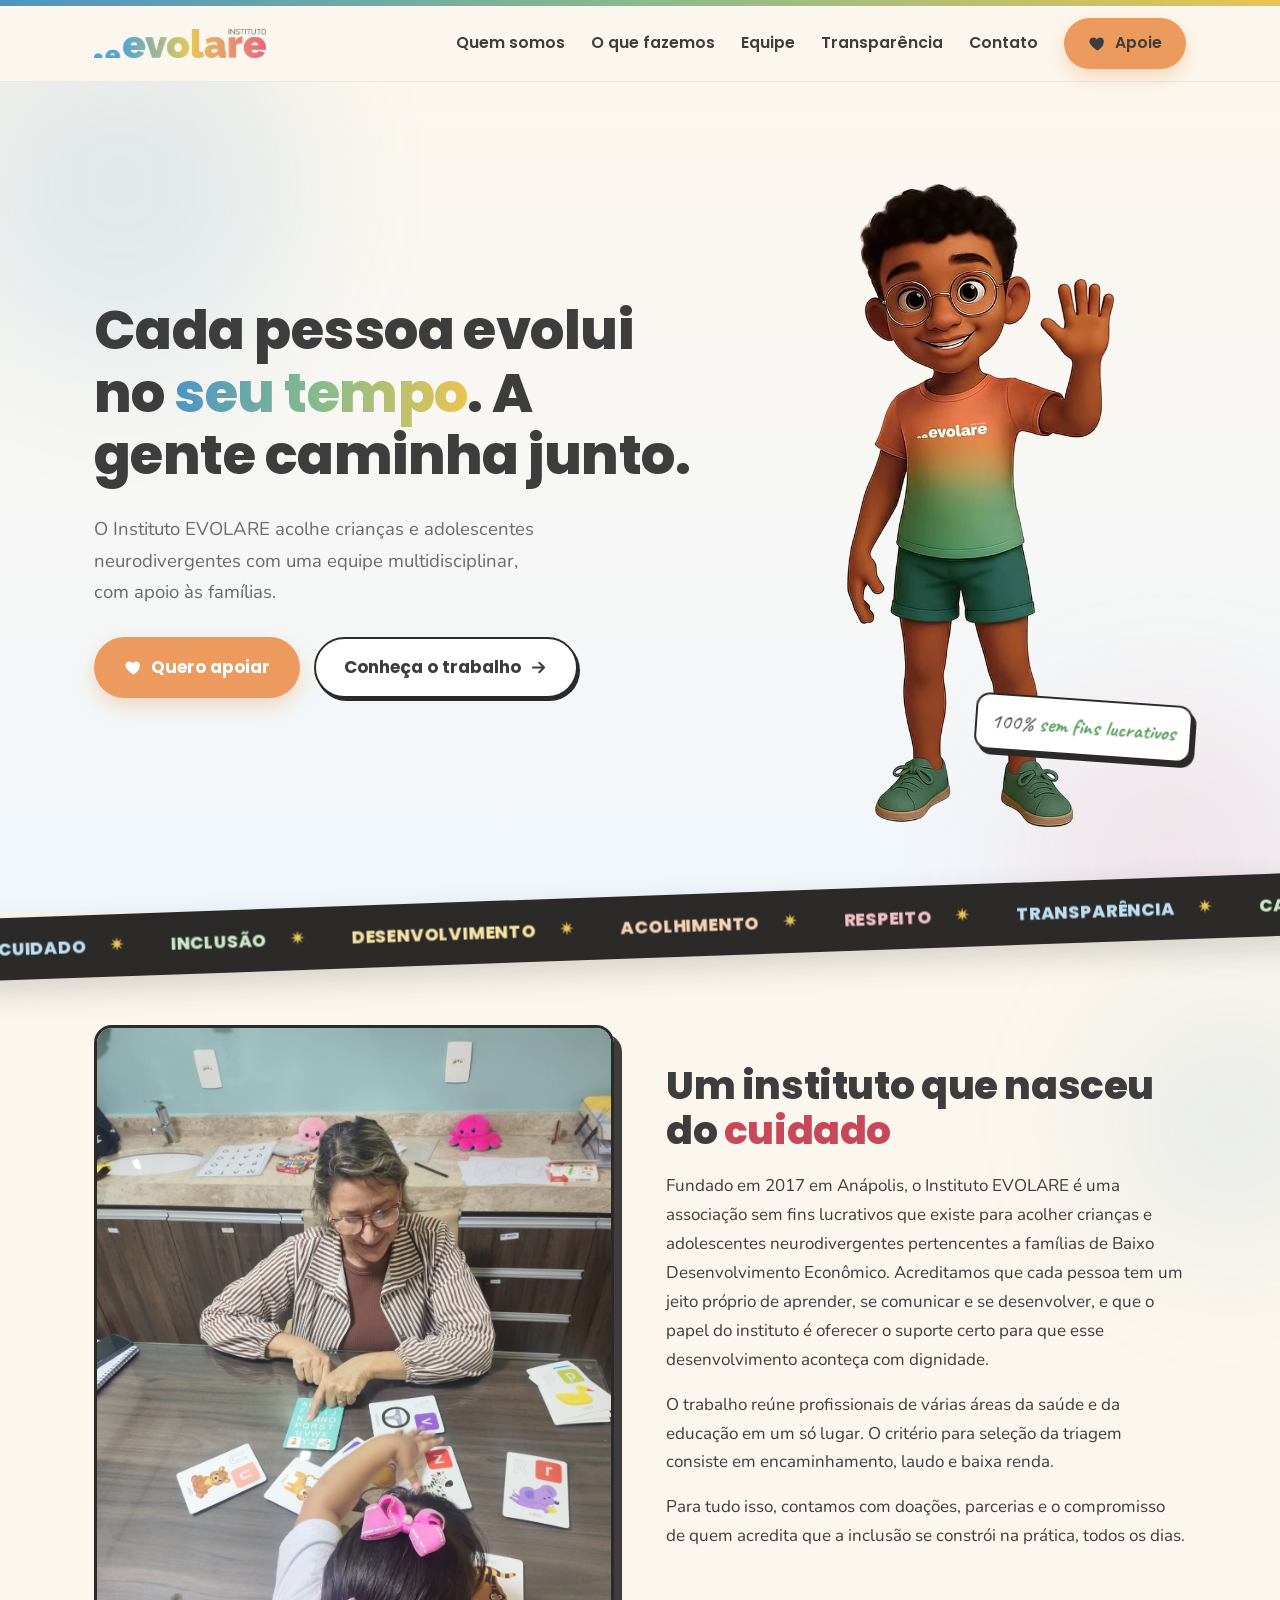
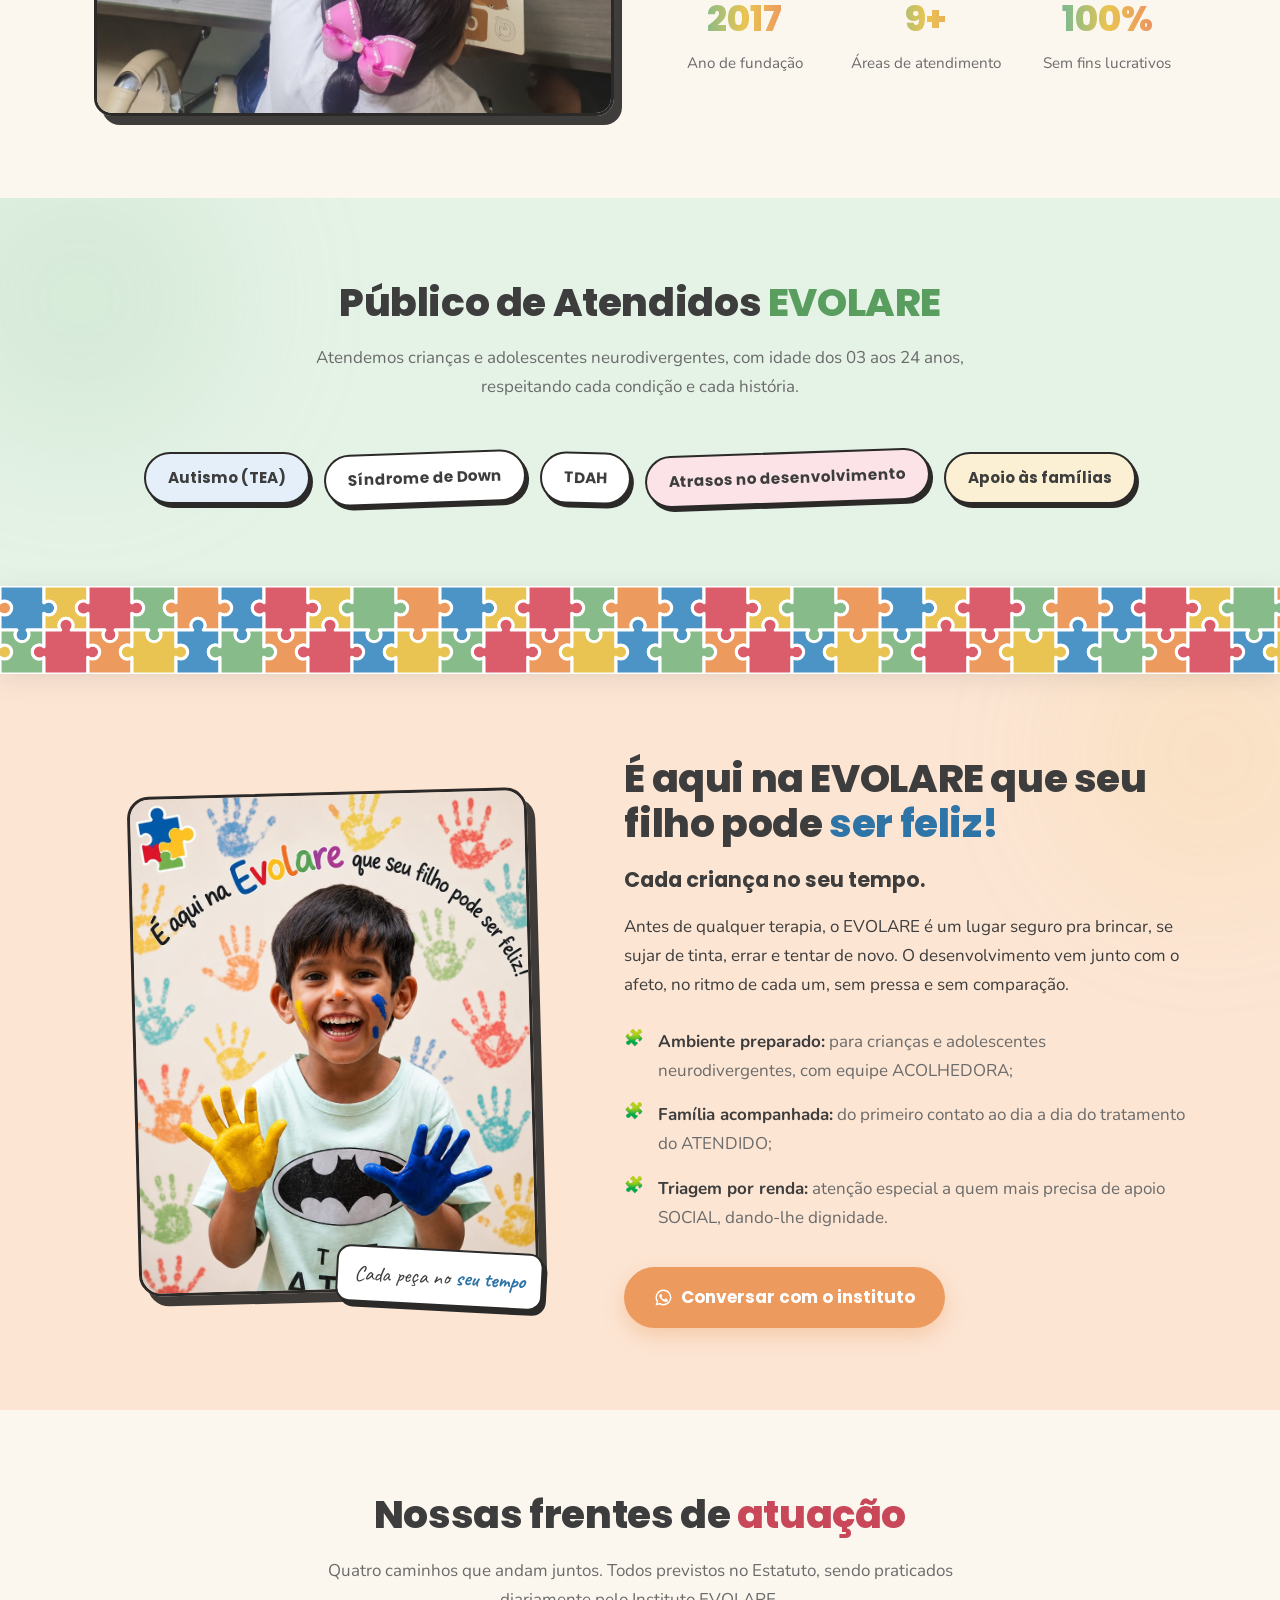
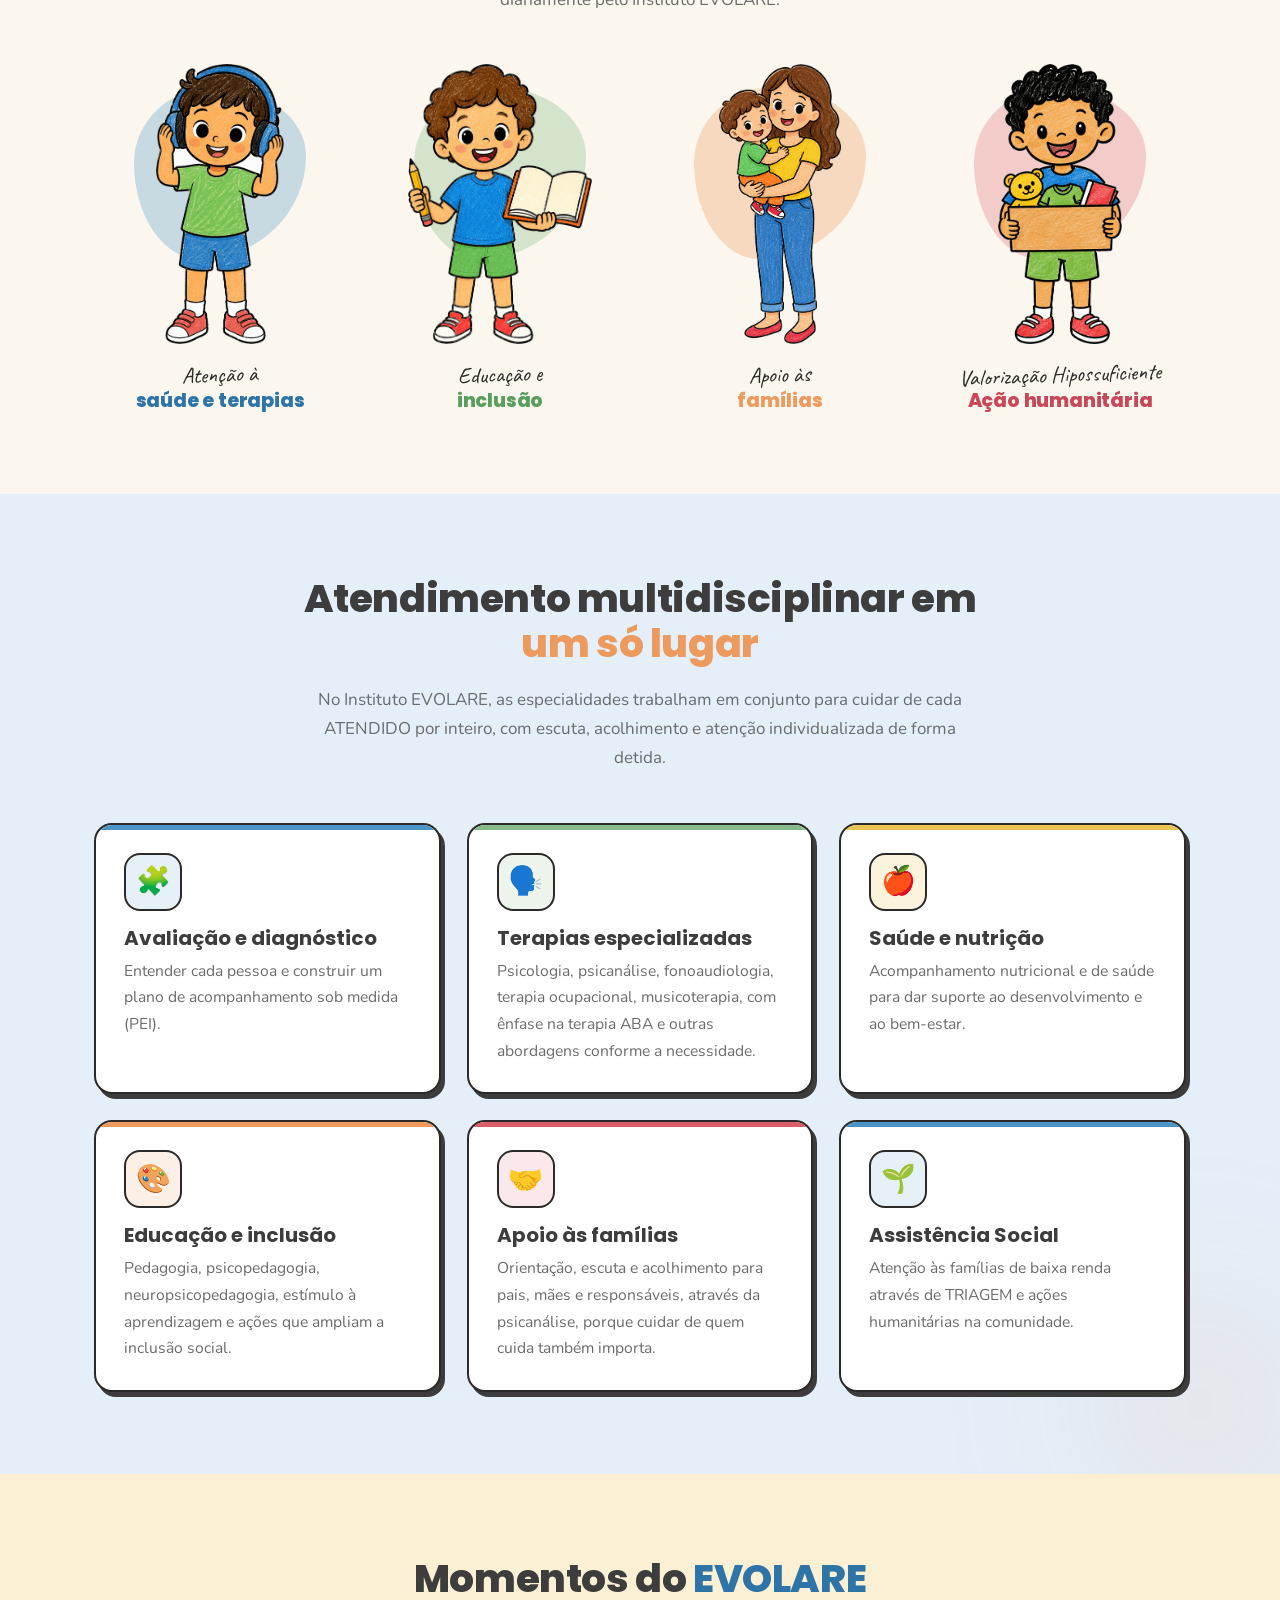
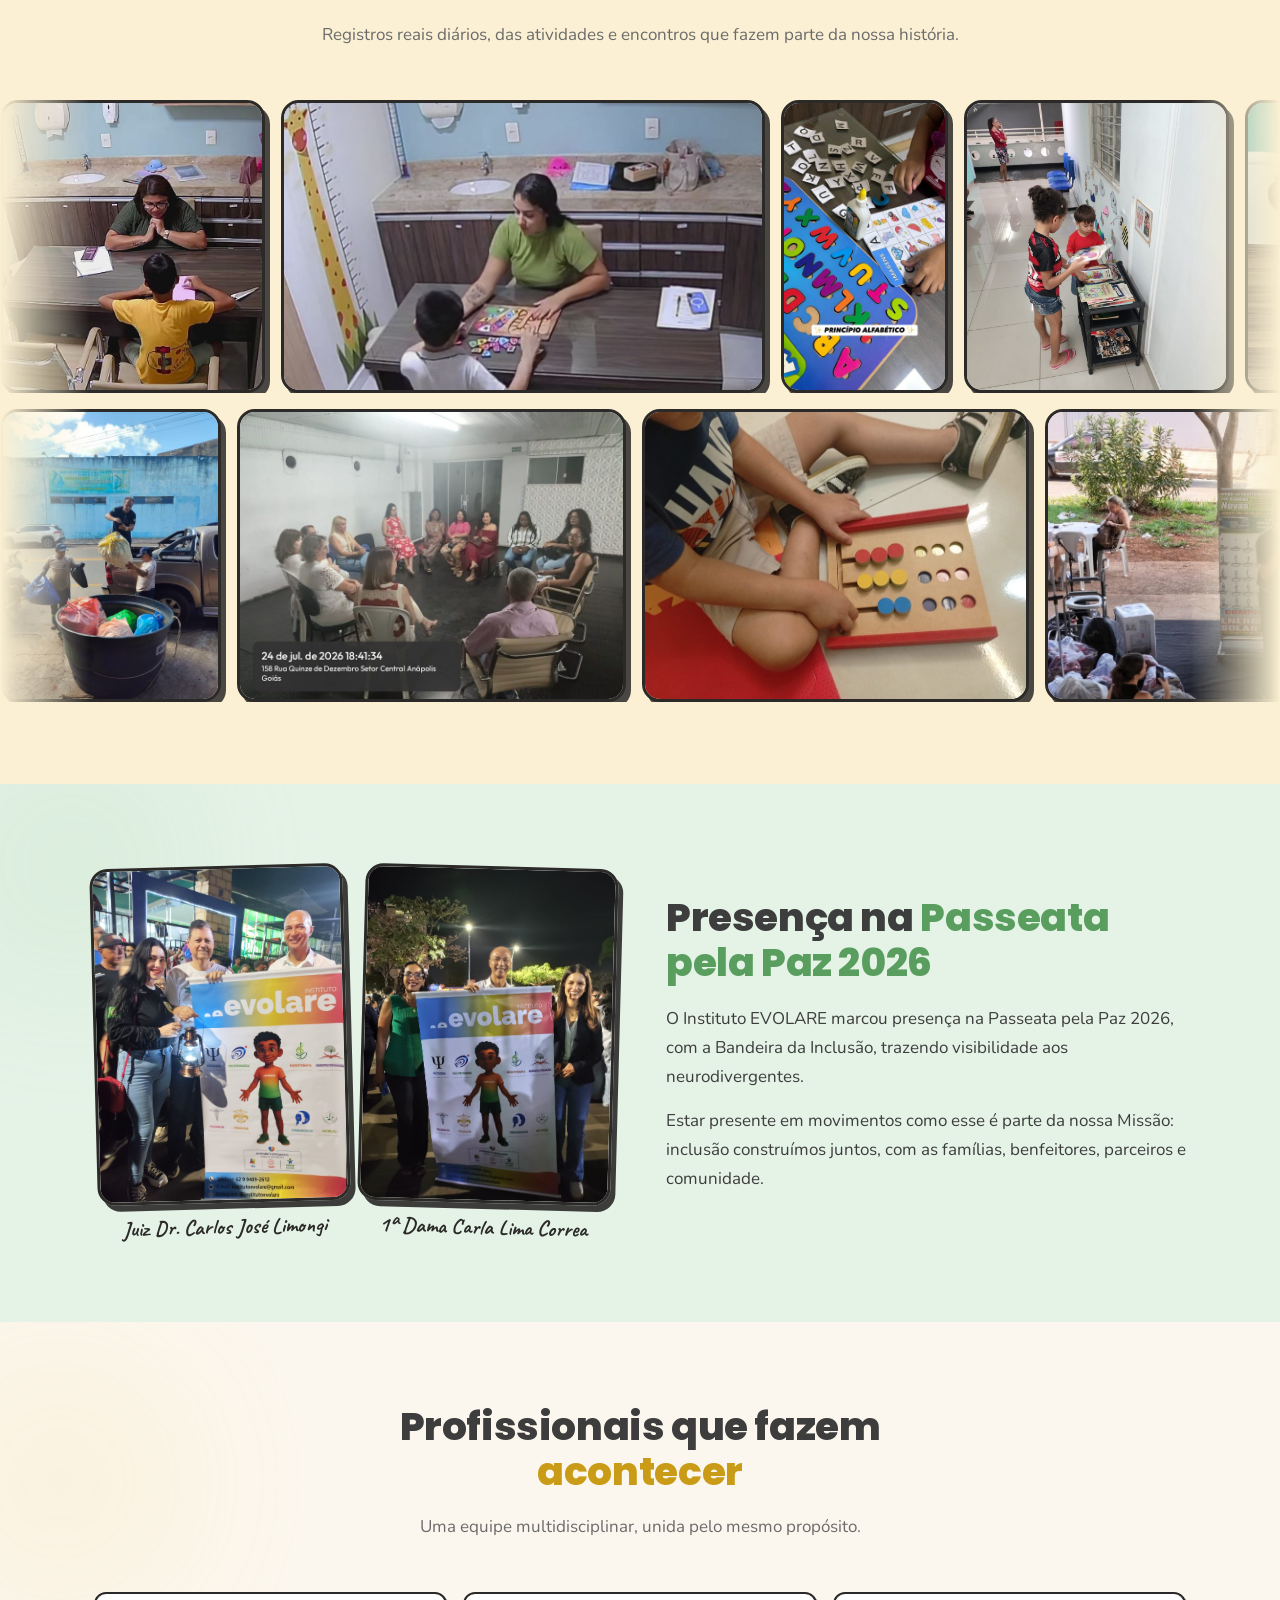
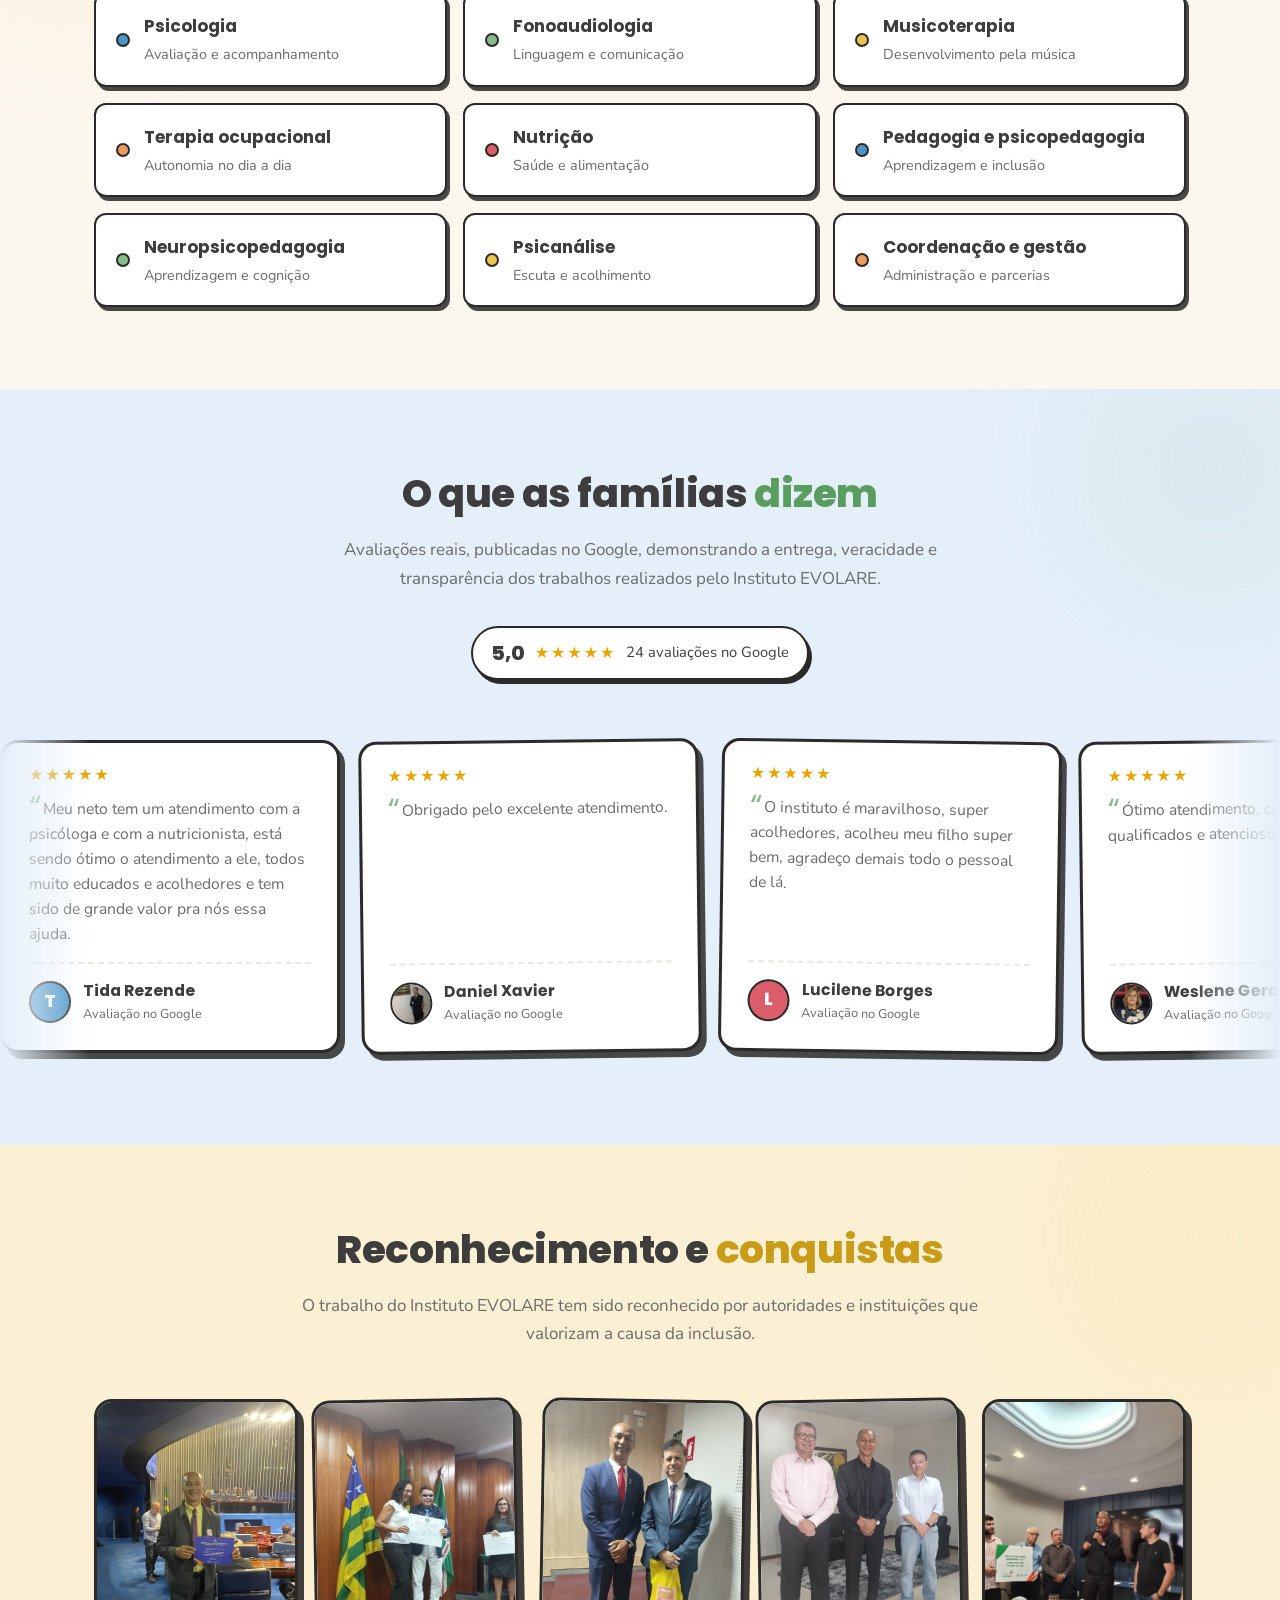
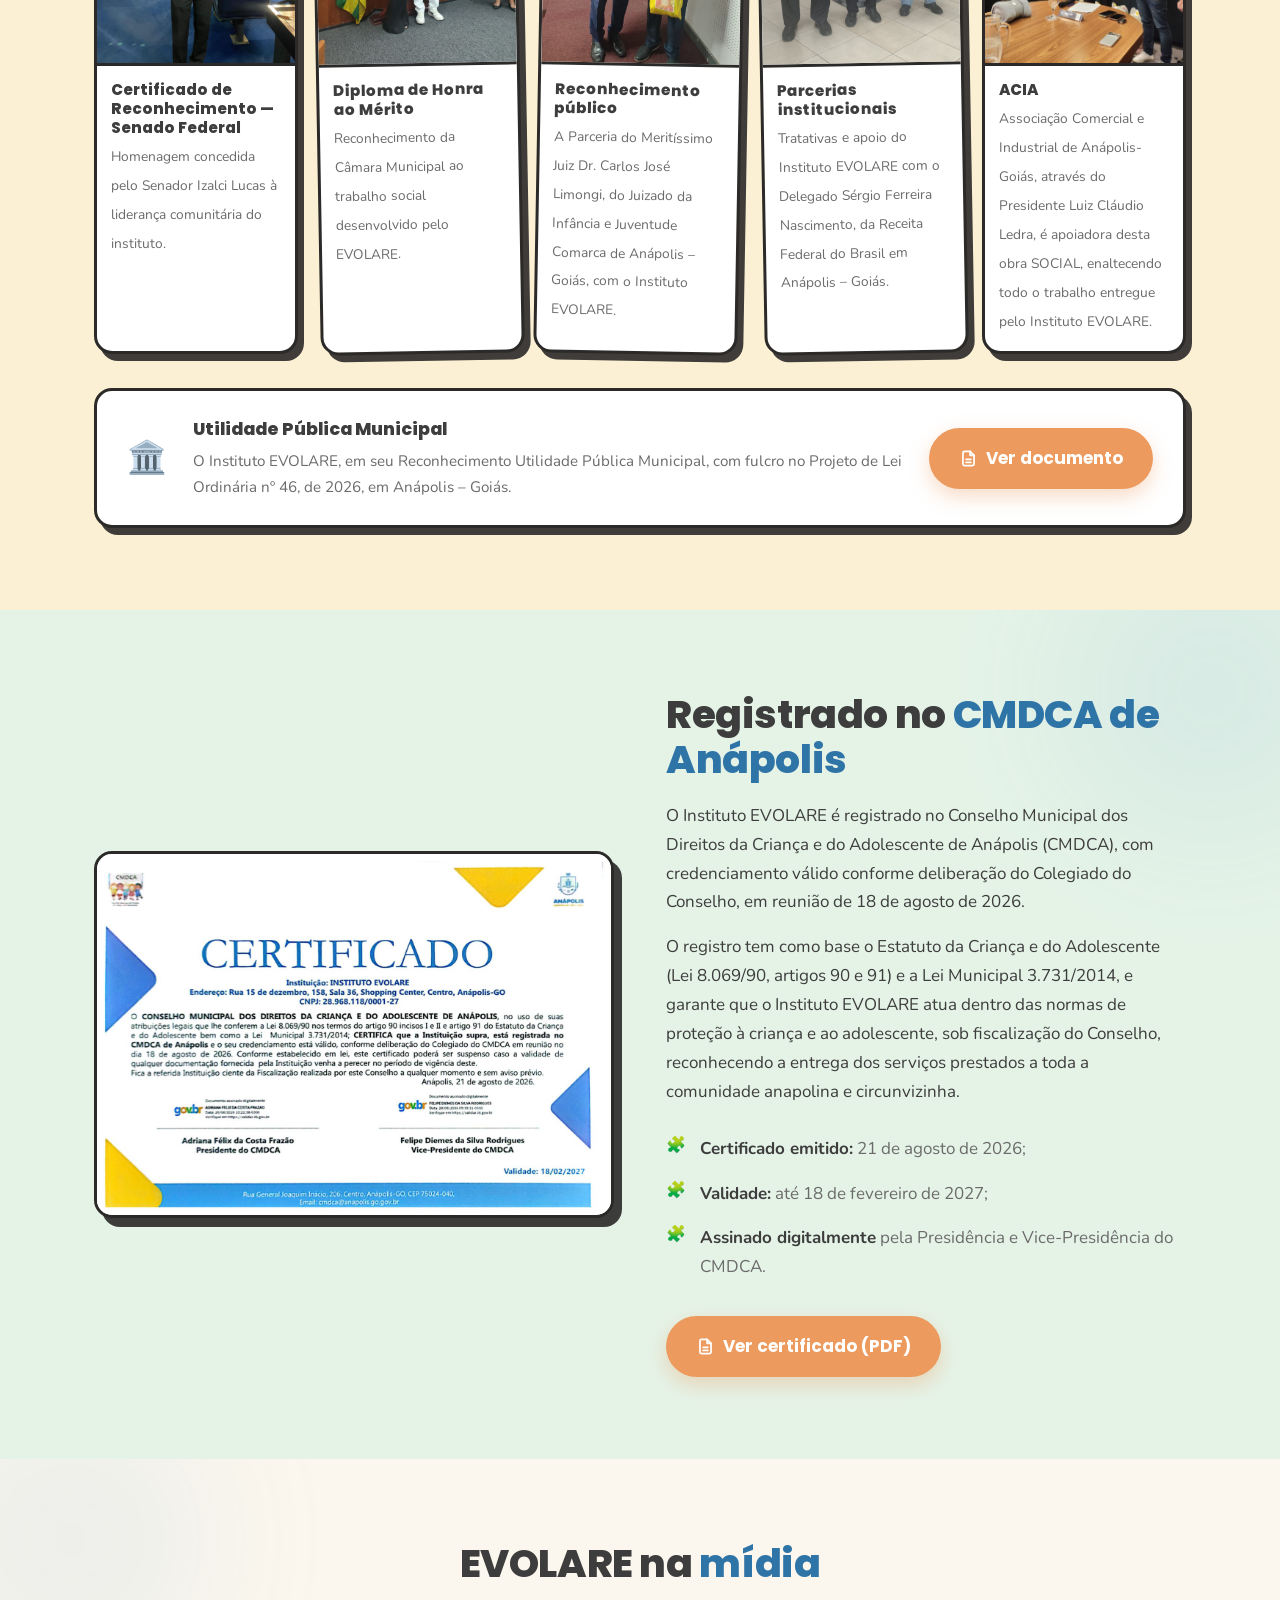
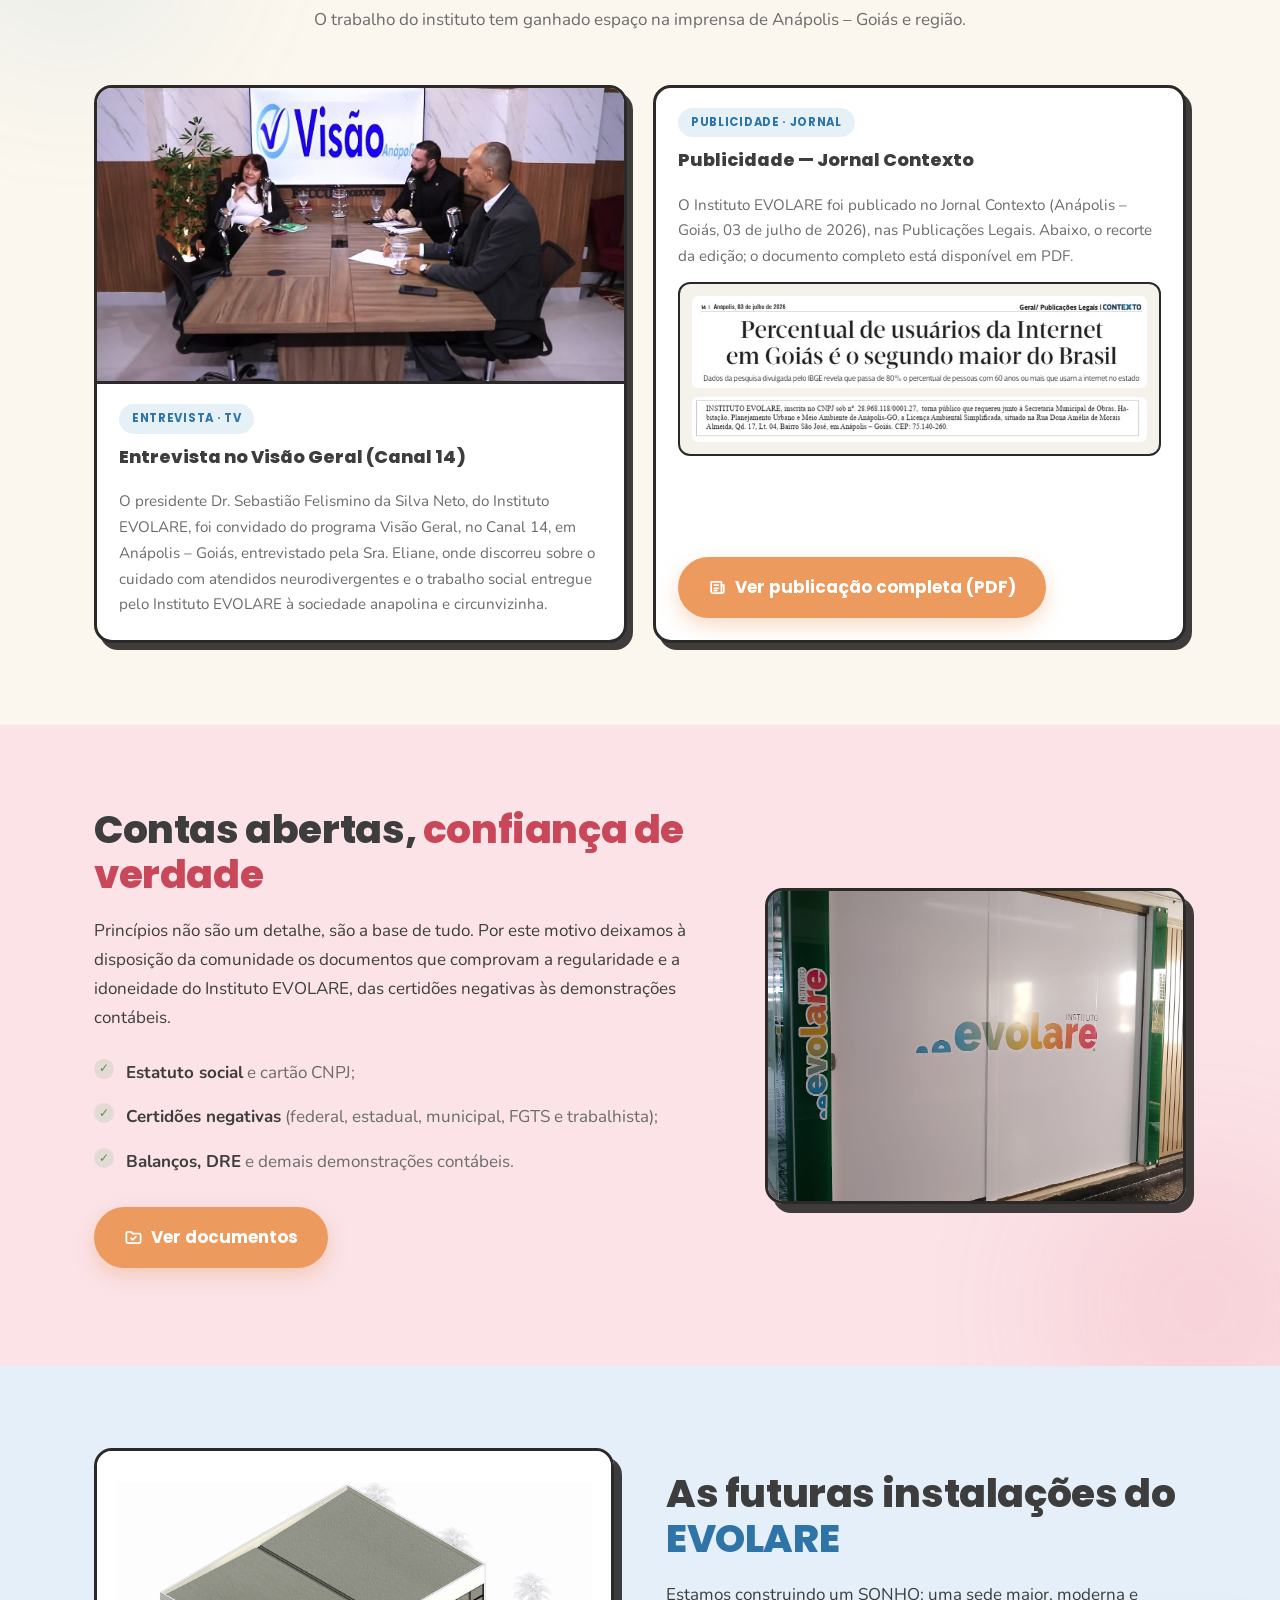
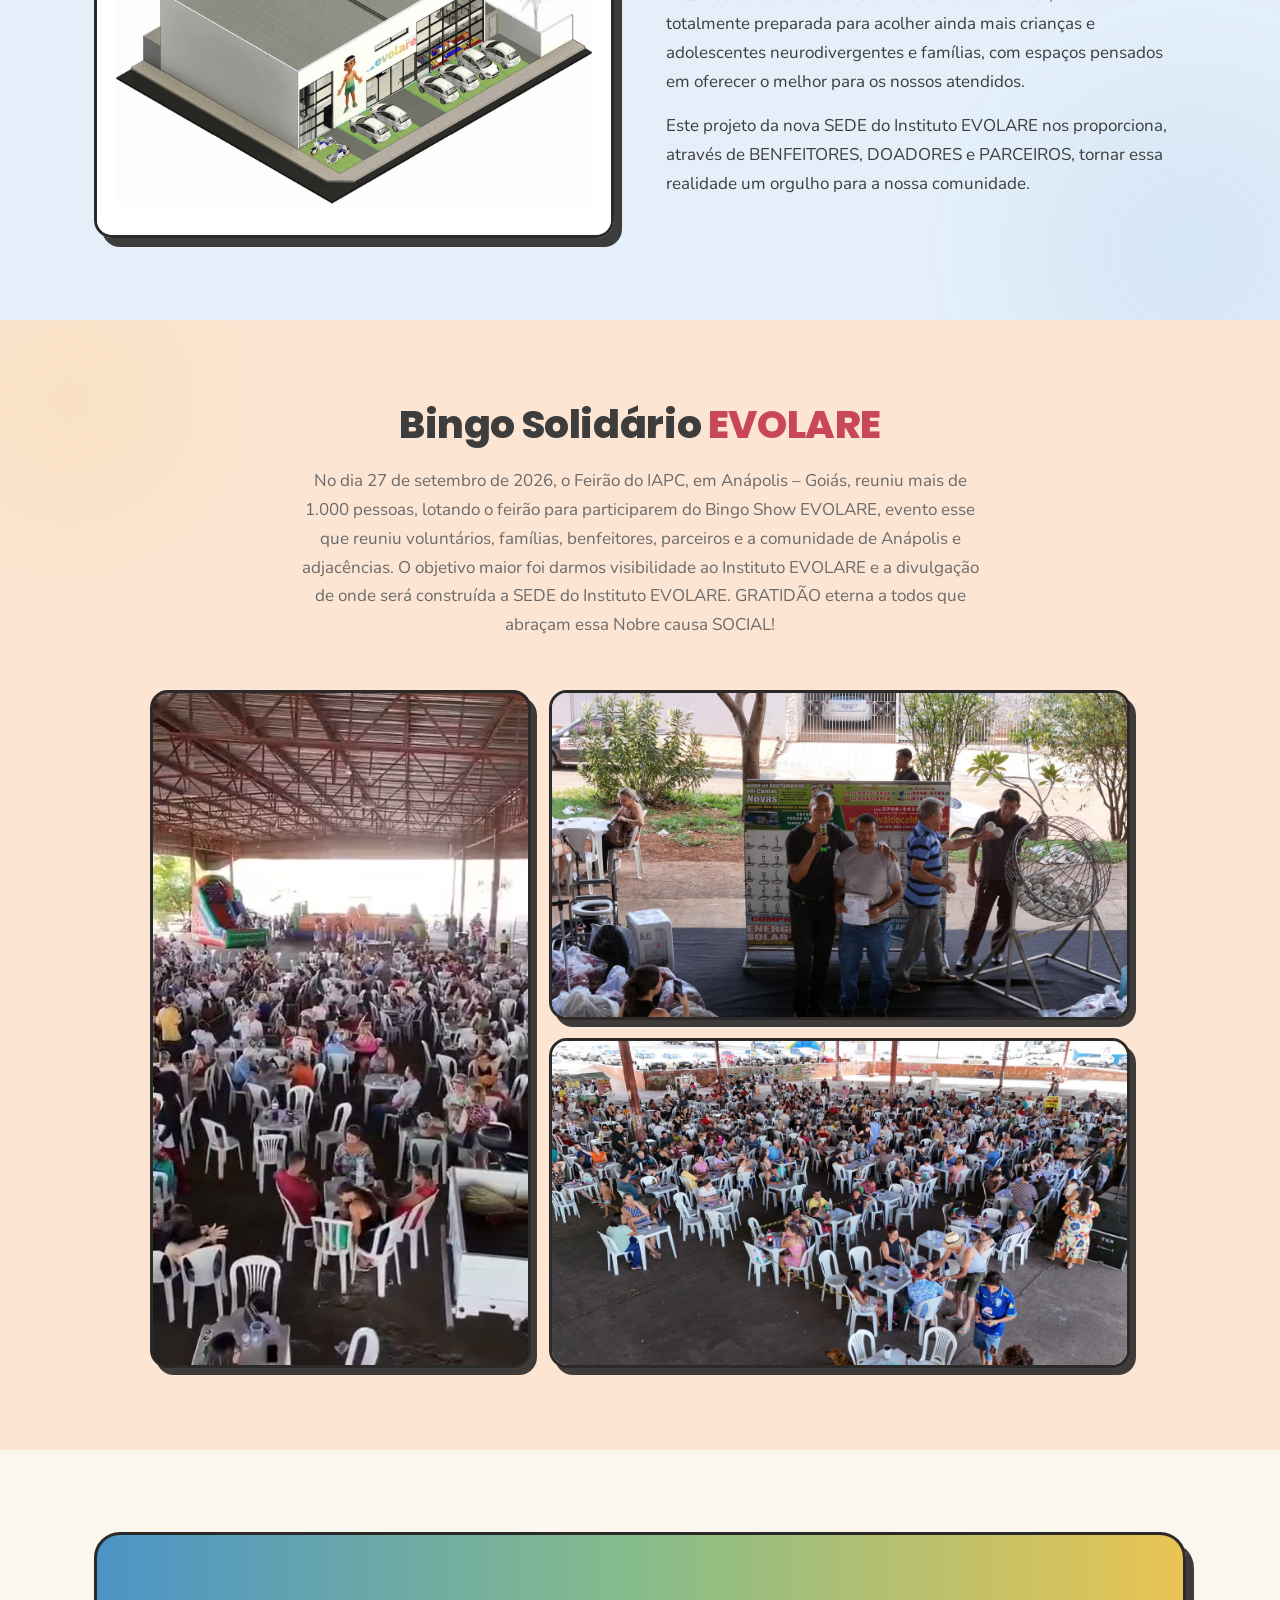
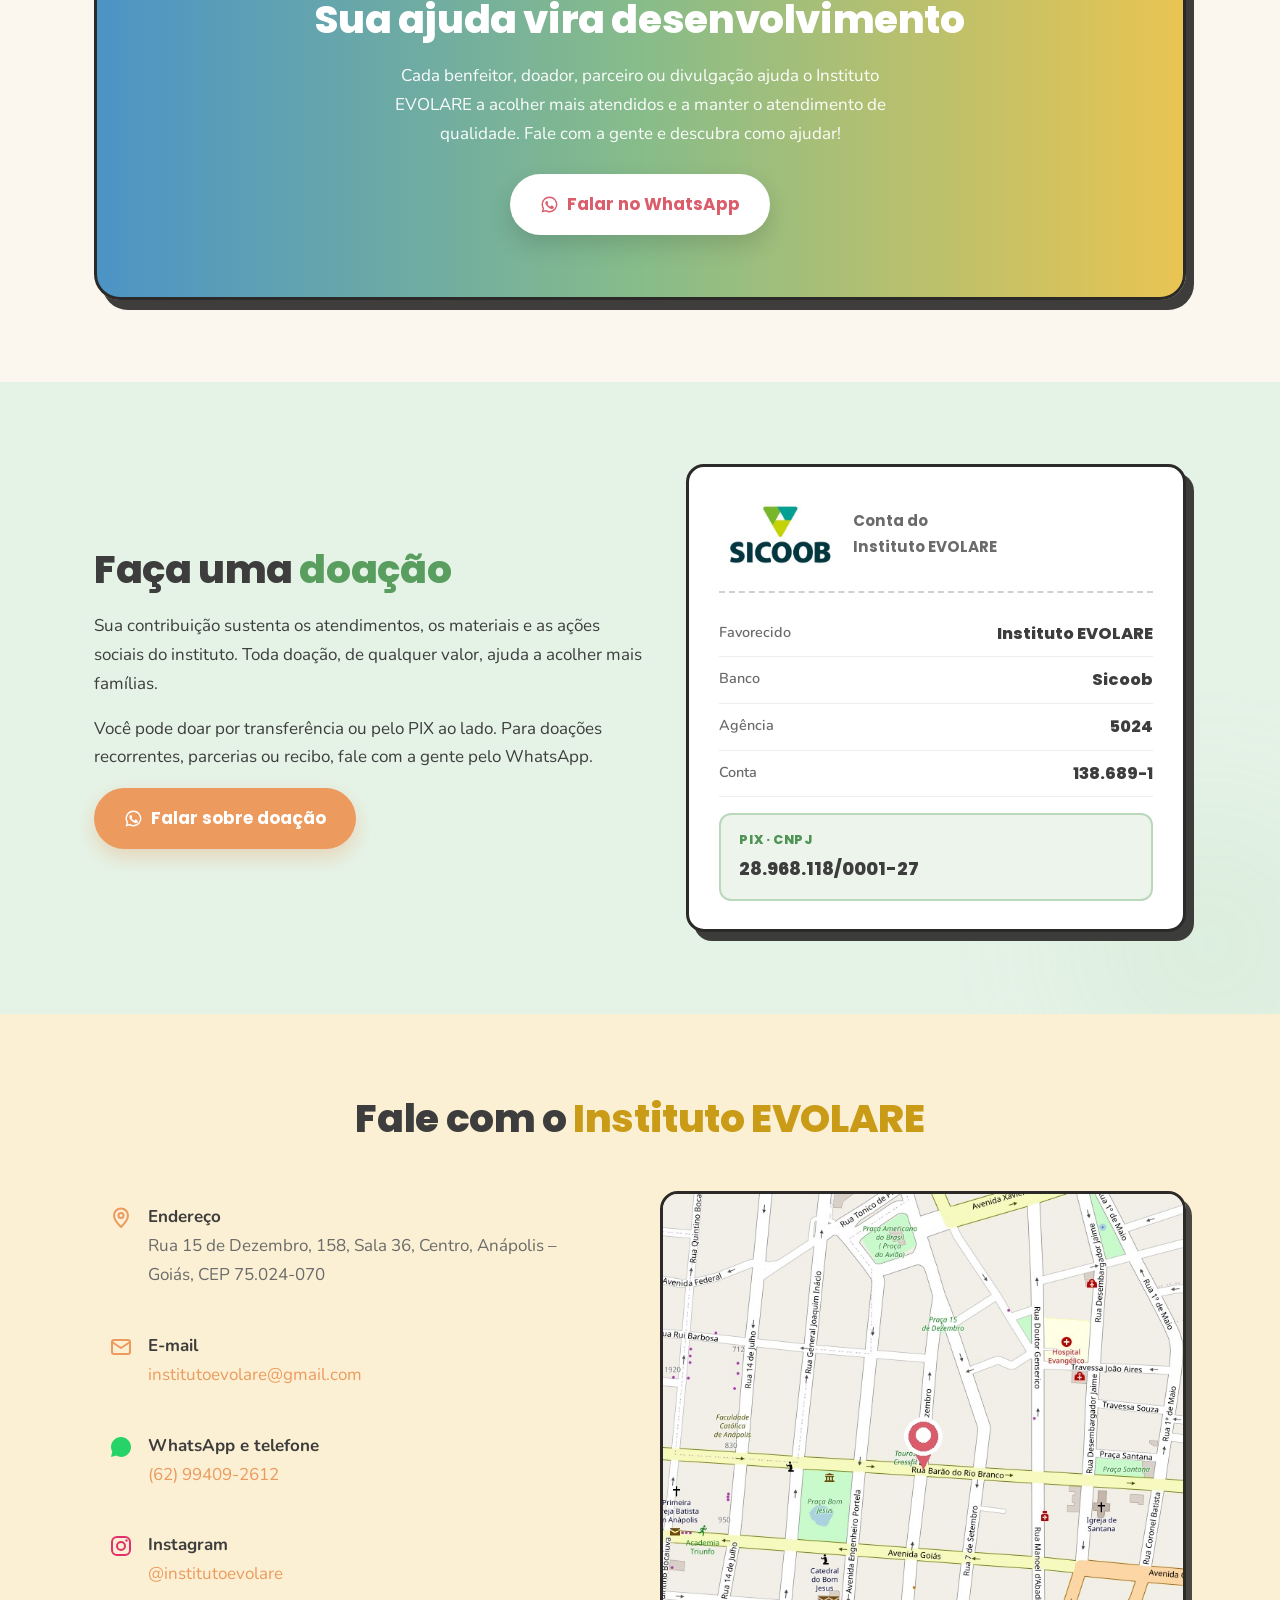
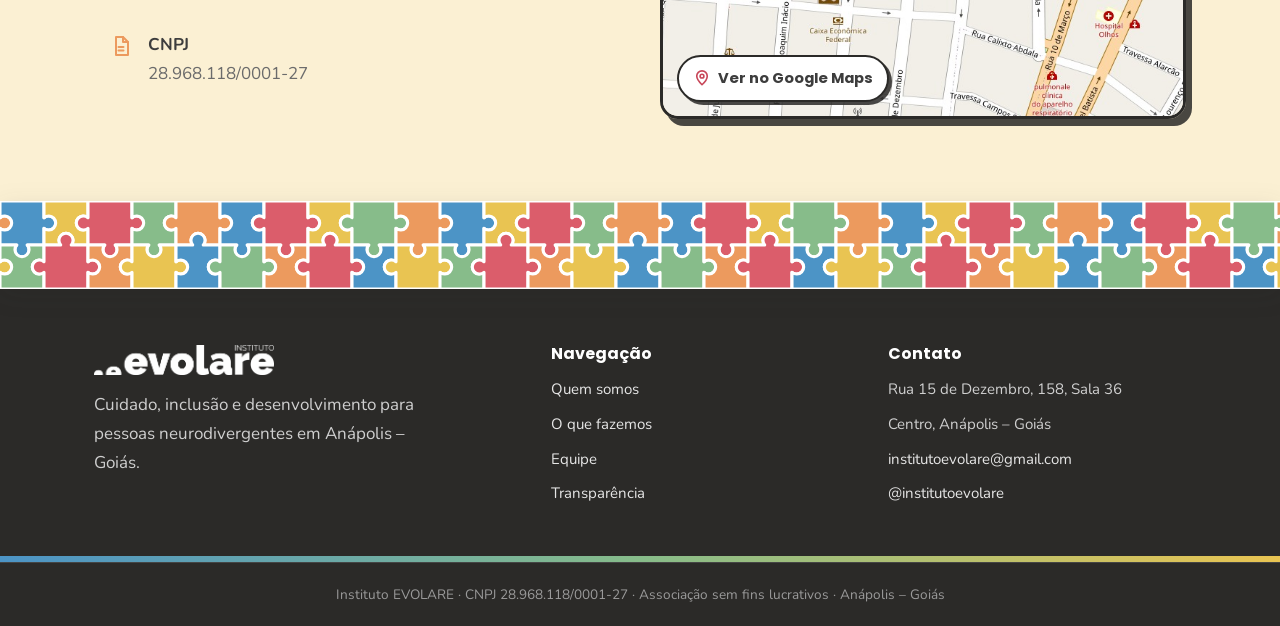
<file: index.html>
<!DOCTYPE html>
<html lang="pt-BR">
<head>
  <meta charset="UTF-8">
  <meta name="robots" content="noindex, nofollow">
  <meta name="viewport" content="width=device-width, initial-scale=1.0, maximum-scale=1.0, user-scalable=no">
  <title>Instituto EVOLARE | Cuidado e inclusão para pessoas neurodivergentes</title>
  <meta name="description" content="O Instituto EVOLARE é uma organização sem fins lucrativos de Anápolis – Goiás, que acolhe pessoas neurodivergentes (autismo, síndrome de Down, TDAH) com atendimento interdisciplinar e apoio às famílias.">
  <link rel="canonical" href="https://institutoevolare.com.br/">
  <meta property="og:title" content="Instituto EVOLARE">
  <meta property="og:description" content="Cuidado, inclusão e desenvolvimento para pessoas neurodivergentes em Anápolis – Goiás.">
  <meta property="og:type" content="website">
  <meta property="og:url" content="https://institutoevolare.com.br/">
  <!-- Imagem que aparece ao compartilhar o link (WhatsApp, Instagram, Facebook). -->
  <meta property="og:image" content="https://institutoevolare.com.br/assets/img/campanha-evolare.jpg">
  <meta name="twitter:card" content="summary_large_image">
  <link rel="icon" type="image/png" href="assets/img/favicon.png">
  <link rel="preconnect" href="https://fonts.googleapis.com">
  <link rel="preconnect" href="https://fonts.gstatic.com" crossorigin>
  <link href="https://fonts.googleapis.com/css2?family=Caveat:wght@600;700&family=Poppins:wght@500;600;700;800&family=Nunito:wght@400;600;700;800&display=swap" rel="stylesheet">
  <link rel="stylesheet" href="assets/css/style.css?v=13">
</head>
<body>

  <!-- ====================================================================
       Sprite de doodles (desenhados à mão). Reutilizados via <use>.
       ==================================================================== -->
  <svg width="0" height="0" style="position:absolute" aria-hidden="true" focusable="false">
    <defs>
      <symbol id="dood-star" viewBox="0 0 100 100"><path fill="currentColor" d="M50 6c3 26 18 41 44 44-26 3-41 18-44 44-3-26-18-41-44-44 26-3 41-18 44-44z"/></symbol>
      <symbol id="dood-squiggle" viewBox="0 0 120 40"><path fill="none" stroke="currentColor" stroke-width="6" stroke-linecap="round" d="M6 22C20 2 32 4 44 22S70 38 80 20 100 4 114 20"/></symbol>
      <symbol id="dood-arrow" viewBox="0 0 120 96"><path fill="none" stroke="currentColor" stroke-width="6" stroke-linecap="round" stroke-linejoin="round" d="M8 14C64 4 108 30 100 80"/><path fill="none" stroke="currentColor" stroke-width="6" stroke-linecap="round" stroke-linejoin="round" d="M78 62l22 20 14-26"/></symbol>
      <symbol id="dood-loop" viewBox="0 0 140 60"><path fill="none" stroke="currentColor" stroke-width="6" stroke-linecap="round" d="M6 40C20 10 40 10 44 34c2 16-14 18-12 2C34 18 60 14 78 34c14 16 32 12 54-12"/></symbol>
      <symbol id="dood-spiral" viewBox="0 0 100 100"><path fill="none" stroke="currentColor" stroke-width="6" stroke-linecap="round" d="M50 52a5 5 0 1 1-5 5 16 16 0 1 1 22-4 28 28 0 1 1-40 4 40 40 0 1 1 58-6"/></symbol>
      <symbol id="dood-heart" viewBox="0 0 100 100"><path fill="currentColor" d="M50 86C20 64 8 46 8 30 8 16 18 8 30 8c8 0 15 4 20 12 5-8 12-12 20-12 12 0 22 8 22 22 0 16-12 34-42 56z"/></symbol>
      <symbol id="dood-ring" viewBox="0 0 120 100"><path fill="none" stroke="currentColor" stroke-width="5" stroke-linecap="round" d="M64 10C24 8 8 34 14 58s46 38 76 28 22-74 6-84C78 8 40 6 30 26"/></symbol>
      <symbol id="dood-zig" viewBox="0 0 60 100"><path fill="currentColor" d="M34 4 12 54h16l-10 42 34-58H34z"/></symbol>
      <symbol id="dood-plus" viewBox="0 0 40 40"><path fill="none" stroke="currentColor" stroke-width="6" stroke-linecap="round" d="M20 6v28M6 20h28"/></symbol>
      <symbol id="dood-dots" viewBox="0 0 64 20"><circle cx="8" cy="10" r="5" fill="currentColor"/><circle cx="32" cy="10" r="5" fill="currentColor"/><circle cx="56" cy="10" r="5" fill="currentColor"/></symbol>
      <!-- Traços grossos de pincel, usados na seção das frentes de atuação -->
      <symbol id="brush-wave" viewBox="0 0 60 200"><path fill="none" stroke="currentColor" stroke-width="9" stroke-linecap="round" d="M32 8C6 30 54 48 30 70S8 110 32 132s20 42-4 60"/></symbol>
      <symbol id="brush-zig" viewBox="0 0 100 60"><path fill="none" stroke="currentColor" stroke-width="9" stroke-linecap="round" stroke-linejoin="round" d="M6 46 30 12l22 34L74 14l20 32"/></symbol>
      <symbol id="brush-arcs" viewBox="0 0 90 90"><path fill="none" stroke="currentColor" stroke-width="8" stroke-linecap="round" d="M12 80C12 44 40 16 78 12M28 84c2-28 24-50 52-52M46 86c0-16 14-30 34-32"/></symbol>
      <symbol id="brush-bars" viewBox="0 0 70 90"><path fill="none" stroke="currentColor" stroke-width="9" stroke-linecap="round" d="M12 82 26 8M36 84 50 10M58 78 68 24"/></symbol>
    </defs>
  </svg>

  <div class="progress" id="progress"></div>

  <!-- Header -->
  <header class="site-header">
    <div class="gradient-bar"></div>
    <nav class="nav">
      <a href="index.html" class="nav__logo"><img src="assets/img/logo-evolare.png" alt="Instituto EVOLARE"></a>
      <button class="nav__toggle" id="navToggle" aria-label="Abrir menu"><span></span><span></span><span></span></button>
      <ul class="nav__menu" id="navMenu">
        <li><a href="#sobre">Quem somos</a></li>
        <li><a href="#atuacao">O que fazemos</a></li>
        <li><a href="#equipe">Equipe</a></li>
        <li><a href="transparencia.html">Transparência</a></li>
        <li><a href="#contato">Contato</a></li>
        <li><a href="#apoiar" class="btn btn--primary" style="padding:10px 22px;"><svg class="btn__ic" viewBox="0 0 24 24" fill="currentColor" aria-hidden="true"><path d="M12 21s-7.5-4.6-9.6-9.2C.9 8.4 3 4.5 6.7 4.5c2.1 0 3.6 1.1 4.3 2.4.7-1.3 2.2-2.4 4.3-2.4 3.7 0 5.8 3.9 4.3 7.3C19.5 16.4 12 21 12 21z"/></svg>Apoie</a></li>
      </ul>
    </nav>
  </header>

  <!-- Hero -->
  <section class="hero">
    <span class="blob blob--azul" style="width:360px;height:360px;top:-80px;left:-60px;"></span>
    <span class="blob blob--coral" style="width:300px;height:300px;bottom:-100px;right:-40px;"></span>

    <!-- doodles flutuantes -->
    <svg class="doodle d-amarelo twinkle" style="width:40px;height:40px;top:80px;left:6%;" aria-hidden="true"><use href="#dood-star"/></svg>
    <svg class="doodle d-azul float-b" style="width:120px;height:40px;top:52px;left:38%;--r:-6deg;" aria-hidden="true"><use href="#dood-squiggle"/></svg>
    <svg class="doodle d-coral twinkle" style="width:26px;height:26px;top:150px;right:44%;" aria-hidden="true"><use href="#dood-star"/></svg>
    <svg class="doodle d-laranja float-a" style="width:52px;height:52px;top:28px;right:8%;--r:0deg;" aria-hidden="true"><use href="#dood-zig"/></svg>
    <svg class="doodle d-azul" style="width:30px;height:30px;bottom:120px;right:6%;" aria-hidden="true"><use href="#dood-plus"/></svg>

    <div class="container">
      <div class="hero__grid">
        <div>
          <h1 class="reveal">Cada pessoa evolui no <span class="grad">seu tempo</span>. A gente caminha junto.
          </h1>
          <p class="lead reveal d2">O Instituto EVOLARE acolhe crianças e adolescentes neurodivergentes com uma equipe multidisciplinar, com apoio às famílias.</p>
          <div class="hero__cta reveal d3">
            <a href="#apoiar" class="btn btn--primary"><svg class="btn__ic" viewBox="0 0 24 24" fill="currentColor" aria-hidden="true"><path d="M12 21s-7.5-4.6-9.6-9.2C.9 8.4 3 4.5 6.7 4.5c2.1 0 3.6 1.1 4.3 2.4.7-1.3 2.2-2.4 4.3-2.4 3.7 0 5.8 3.9 4.3 7.3C19.5 16.4 12 21 12 21z"/></svg>Quero apoiar</a>
            <a href="#atuacao" class="btn btn--ghost">Conheça o trabalho<svg class="btn__ic btn__ic--seta" viewBox="0 0 24 24" fill="none" stroke="currentColor" stroke-width="2.6" stroke-linecap="round" stroke-linejoin="round" aria-hidden="true"><path d="M5 12h14M13 6l6 6-6 6"/></svg></a>
          </div>
        </div>
        <div class="hero__art reveal d2">
          <!-- Mascote com fundo recortado: o WebM tem canal alpha de verdade (VP9 + alpha),
               gerado por scripts/recortar-fundo-video.py. Por isso ele fica rente ao fundo
               do site, sem caixa, sem borda. Se o vídeo não carregar, entra o poster PNG,
               que também é transparente. -->
          <video id="mascoteVideo" class="hero__mascote" autoplay muted loop playsinline
                 preload="auto" poster="assets/img/mascote-poster.png"
                 disablepictureinpicture disableremoteplayback
                 tabindex="-1" aria-label="Mascote do Instituto EVOLARE acenando">
            <source src="assets/video/mascote-acenando.webm" type="video/webm">
            <img src="assets/img/mascote-poster.png" alt="Mascote do Instituto EVOLARE">
          </video>
          <span class="hero__tag">100% <b>sem fins lucrativos</b></span>
        </div>
      </div>
    </div>
  </section>

  <!-- Fita de valores -->
  <div class="ribbon" aria-hidden="true">
    <div class="ribbon__track">
      <span class="r-azul">Cuidado</span><span class="r-verde">Inclusão</span><span class="r-amarelo">Desenvolvimento</span><span class="r-laranja">Acolhimento</span><span class="r-coral">Respeito</span><span class="r-azul">Transparência</span><span class="r-verde">Cada um no seu tempo</span>
      <span class="r-azul">Cuidado</span><span class="r-verde">Inclusão</span><span class="r-amarelo">Desenvolvimento</span><span class="r-laranja">Acolhimento</span><span class="r-coral">Respeito</span><span class="r-azul">Transparência</span><span class="r-verde">Cada um no seu tempo</span>
    </div>
  </div>

  <!-- Sobre -->
  <section class="section bg-creme" id="sobre">
    <span class="blob blob--azul" style="width:280px;height:280px;top:40px;right:-90px;opacity:.35;"></span>
    <svg class="doodle d-amarelo spin-slow" style="width:46px;height:46px;top:60px;left:4%;" aria-hidden="true"><use href="#dood-star"/></svg>
    <div class="container">
      <div class="sobre">
        <div class="sobre__media reveal">
          <svg class="doodle d-coral twinkle" style="width:34px;height:34px;top:-18px;left:-16px;z-index:2;" aria-hidden="true"><use href="#dood-star"/></svg>
          <img src="assets/img/galeria/atendimento-alfabeto.jpg" alt="Terapeuta em atendimento com criança usando fichas do alfabeto no Instituto EVOLARE" style="aspect-ratio:auto; height:auto;">
        </div>
        <div class="reveal d1">
          <h2>Um instituto que nasceu do <span class="c-coral">cuidado</span>
          </h2>
          <p>Fundado em 2017 em Anápolis, o Instituto EVOLARE é uma associação sem fins lucrativos que existe para acolher crianças e adolescentes neurodivergentes pertencentes a famílias de Baixo Desenvolvimento Econômico. Acreditamos que cada pessoa tem um jeito próprio de aprender, se comunicar e se desenvolver, e que o papel do instituto é oferecer o suporte certo para que esse desenvolvimento aconteça com dignidade.</p>
          <p>O trabalho reúne profissionais de várias áreas da saúde e da educação em um só lugar. O critério para seleção da triagem consiste em encaminhamento, laudo e baixa renda.</p>
          <p>Para tudo isso, contamos com doações, parcerias e o compromisso de quem acredita que a inclusão se constrói na prática, todos os dias.</p>
          <div class="stats">
            <div class="stat"><b class="count" data-count="2017">2017</b><span>Ano de fundação</span></div>
            <div class="stat"><b class="count" data-count="9" data-suffix="+">9+</b><span>Áreas de atendimento</span></div>
            <div class="stat"><b class="count" data-count="100" data-suffix="%">100%</b><span>Sem fins lucrativos</span></div>
          </div>
        </div>
      </div>
    </div>
  </section>

  <!-- Para quem -->
  <section class="section bg-verde">
    <span class="blob blob--verde" style="width:320px;height:320px;top:-60px;left:-80px;"></span>
    <svg class="doodle d-verde float-b" style="width:120px;height:40px;top:40px;right:6%;--r:4deg;" aria-hidden="true"><use href="#dood-squiggle"/></svg>
    <div class="container">
      <div class="section-head reveal">
        <h2>Público de Atendidos <span class="c-verde">EVOLARE</span></h2>
        <p>Atendemos crianças e adolescentes neurodivergentes, com idade dos 03 aos 24 anos, respeitando cada condição e cada história.</p>
      </div>
      <div class="pill-list reveal d1">
        <span class="pill">Autismo (TEA)</span>
        <span class="pill">Síndrome de Down</span>
        <span class="pill">TDAH</span>
        <span class="pill">Atrasos no desenvolvimento</span>
        <span class="pill">Apoio às famílias</span>
      </div>
    </div>
  </section>

  <!-- Faixa de quebra-cabeça (símbolo da conscientização do autismo) -->
  <div class="puzzle-band" role="presentation"></div>

  <!-- Campanha: a criança pode ser criança -->
  <section class="section bg-laranja" id="campanha">
    <span class="blob blob--amarelo" style="width:300px;height:300px;top:-70px;right:-80px;opacity:.35;"></span>
    <svg class="doodle d-coral twinkle" style="width:30px;height:30px;top:56px;left:5%;" aria-hidden="true"><use href="#dood-star"/></svg>
    <svg class="doodle d-azul float-b" style="width:110px;height:38px;bottom:50px;right:6%;--r:-4deg;" aria-hidden="true"><use href="#dood-squiggle"/></svg>
    <div class="container">
      <div class="campanha">
        <div class="campanha__art reveal">
          <img src="assets/img/campanha-evolare.jpg" width="900" height="1125"
               alt="Criança sorrindo com as mãos pintadas de amarelo e azul, ao lado da frase: é aqui na EVOLARE que seu filho pode ser feliz">
          <span class="campanha__tag">Cada peça no <b>seu tempo</b></span>
        </div>
        <div class="reveal d1">
          <h2>É aqui na EVOLARE que seu filho pode <span class="c-azul">ser feliz!</span>
          </h2>
          <p style="font-family:'Poppins',sans-serif; font-weight:700; font-size:1.3rem; margin-top:-4px;">Cada criança no seu tempo.</p>
          <p>Antes de qualquer terapia, o EVOLARE é um lugar seguro pra brincar, se sujar de tinta, errar e tentar de novo. O desenvolvimento vem junto com o afeto, no ritmo de cada um, sem pressa e sem comparação.</p>
          <ul class="campanha__lista">
            <li><b>Ambiente preparado:</b> para crianças e adolescentes neurodivergentes, com equipe ACOLHEDORA;</li>
            <li><b>Família acompanhada:</b> do primeiro contato ao dia a dia do tratamento do ATENDIDO;</li>
            <li><b>Triagem por renda:</b> atenção especial a quem mais precisa de apoio SOCIAL, dando-lhe dignidade.</li>
          </ul>
          <a href="https://wa.me/5562994092612?text=Ol%C3%A1%2C%20gostaria%20de%20saber%20mais%20sobre%20o%20atendimento%20do%20Instituto%20EVOLARE" target="_blank" rel="noopener" class="btn btn--primary"><svg class="btn__ic" viewBox="0 0 24 24" fill="currentColor" aria-hidden="true"><path d="M12 2a10 10 0 0 0-8.6 15.1L2 22l5-1.3A10 10 0 1 0 12 2zm0 18.2a8.2 8.2 0 0 1-4.2-1.1l-.3-.2-3 .8.8-2.9-.2-.3A8.2 8.2 0 1 1 12 20.2zm4.5-6.1c-.2-.1-1.5-.7-1.7-.8-.2-.1-.4-.1-.6.1l-.8 1c-.1.2-.3.2-.5.1a6.7 6.7 0 0 1-3.3-2.9c-.3-.4.2-.4.7-1.3.1-.2 0-.3 0-.4l-.8-1.8c-.2-.5-.4-.4-.6-.4h-.5a1 1 0 0 0-.7.3 3 3 0 0 0-.9 2.2 5.2 5.2 0 0 0 1.1 2.8 11.9 11.9 0 0 0 4.6 4c1.7.7 2.4.8 3.2.7.5-.1 1.5-.6 1.7-1.2.2-.6.2-1.1.2-1.2-.1-.1-.2-.2-.4-.3z"/></svg>Conversar com o instituto</a>
        </div>
      </div>
    </div>
  </section>

  <!-- Frentes de atuação (personagens ilustrados) -->
  <section class="section frentes-sec" id="frentes">
    <svg class="doodle d-tinta" style="width:44px;height:150px;top:70px;left:3%;opacity:.85;" aria-hidden="true"><use href="#brush-wave"/></svg>
    <svg class="doodle d-tinta float-b" style="width:76px;height:46px;top:52px;left:26%;opacity:.85;--r:-8deg;" aria-hidden="true"><use href="#brush-zig"/></svg>
    <svg class="doodle d-tinta" style="width:60px;height:60px;top:88px;right:6%;opacity:.85;" aria-hidden="true"><use href="#brush-arcs"/></svg>
    <svg class="doodle d-tinta float-c" style="width:46px;height:60px;bottom:34px;left:2%;opacity:.85;" aria-hidden="true"><use href="#brush-bars"/></svg>
    <svg class="doodle d-tinta" style="width:40px;height:130px;bottom:40px;right:3%;opacity:.85;transform:scaleX(-1);" aria-hidden="true"><use href="#brush-wave"/></svg>

    <div class="container">
      <div class="section-head reveal">
        <h2>Nossas frentes de <span class="c-coral">atuação</span></h2>
        <p>Quatro caminhos que andam juntos. Todos previstos no Estatuto, sendo praticados diariamente pelo Instituto EVOLARE.</p>
      </div>

      <div class="frentes">
        <article class="frente reveal">
          <div class="frente__art">
            <span class="frente__blob" style="background:rgba(76,148,198,.30);"></span>
            <img src="assets/img/personagens/frente-saude.png" alt="Criança usando fones de ouvido em sessão de musicoterapia">
          </div>
          <p class="frente__label"><span>Atenção à</span><b class="c-azul">saúde e terapias</b></p>
        </article>

        <article class="frente reveal d1">
          <div class="frente__art">
            <span class="frente__blob" style="background:rgba(135,188,138,.34);"></span>
            <img src="assets/img/personagens/frente-educacao.png" alt="Criança segurando um lápis e um livro aberto">
          </div>
          <p class="frente__label"><span>Educação e</span><b class="c-verde">inclusão</b></p>
        </article>

        <article class="frente reveal d2">
          <div class="frente__art">
            <span class="frente__blob" style="background:rgba(236,154,94,.32);"></span>
            <img src="assets/img/personagens/frente-familias.png" alt="Mãe segurando o filho pequeno no colo">
          </div>
          <p class="frente__label"><span>Apoio às</span><b class="c-laranja">famílias</b></p>
        </article>

        <article class="frente reveal d3">
          <div class="frente__art">
            <span class="frente__blob" style="background:rgba(219,93,107,.28);"></span>
            <img src="assets/img/personagens/frente-humanitaria.png" alt="Criança segurando uma caixa de doações">
          </div>
          <p class="frente__label"><span>Valorização Hipossuficiente</span><b class="c-coral">Ação humanitária</b></p>
        </article>
      </div>
    </div>
  </section>

  <!-- O que fazemos -->
  <section class="section bg-azul" id="atuacao">
    <span class="blob blob--laranja" style="width:300px;height:300px;bottom:-80px;right:-70px;opacity:.3;"></span>
    <svg class="doodle d-laranja spin-slow" style="width:54px;height:54px;bottom:40px;left:5%;" aria-hidden="true"><use href="#dood-spiral"/></svg>
    <div class="container">
      <div class="section-head reveal">
        <h2>Atendimento multidisciplinar em <span class="c-laranja">um só lugar</span></h2>
        <p>No Instituto EVOLARE, as especialidades trabalham em conjunto para cuidar de cada ATENDIDO por inteiro, com escuta, acolhimento e atenção individualizada de forma detida.</p>
      </div>
      <div class="grid grid--3">
        <article class="card card--c1 reveal">
          <svg class="card__star" aria-hidden="true"><use href="#dood-star"/></svg>
          <div class="card__ico">🧩</div>
          <h3>Avaliação e diagnóstico</h3>
          <p>Entender cada pessoa e construir um plano de acompanhamento sob medida (PEI).</p>
        </article>
        <article class="card card--c2 reveal d1">
          <svg class="card__star" aria-hidden="true"><use href="#dood-star"/></svg>
          <div class="card__ico">🗣️</div>
          <h3>Terapias especializadas</h3>
          <p>Psicologia, psicanálise, fonoaudiologia, terapia ocupacional, musicoterapia, com ênfase na terapia ABA e outras abordagens conforme a necessidade.</p>
        </article>
        <article class="card card--c3 reveal d2">
          <svg class="card__star" aria-hidden="true"><use href="#dood-star"/></svg>
          <div class="card__ico">🍎</div>
          <h3>Saúde e nutrição</h3>
          <p>Acompanhamento nutricional e de saúde para dar suporte ao desenvolvimento e ao bem-estar.</p>
        </article>
        <article class="card card--c4 reveal">
          <svg class="card__star" aria-hidden="true"><use href="#dood-star"/></svg>
          <div class="card__ico">🎨</div>
          <h3>Educação e inclusão</h3>
          <p>Pedagogia, psicopedagogia, neuropsicopedagogia, estímulo à aprendizagem e ações que ampliam a inclusão social.</p>
        </article>
        <article class="card card--c5 reveal d1">
          <svg class="card__star" aria-hidden="true"><use href="#dood-star"/></svg>
          <div class="card__ico">🤝</div>
          <h3>Apoio às famílias</h3>
          <p>Orientação, escuta e acolhimento para pais, mães e responsáveis, através da psicanálise, porque cuidar de quem cuida também importa.</p>
        </article>
        <article class="card card--c6 reveal d2">
          <svg class="card__star" aria-hidden="true"><use href="#dood-star"/></svg>
          <div class="card__ico">🌱</div>
          <h3>Assistência Social</h3>
          <p>Atenção às famílias de baixa renda através de TRIAGEM e ações humanitárias na comunidade.</p>
        </article>
      </div>
    </div>
  </section>

  <!-- Galeria (marquee em loop) -->
  <section class="section bg-amarelo" id="momentos">
    <div class="container">
      <div class="section-head reveal">
        <h2>Momentos do <span class="c-azul">EVOLARE</span></h2>
        <p>Registros reais diários, das atividades e encontros que fazem parte da nossa história.</p>
      </div>
    </div>
    <!-- Faixa 1 vai pra esquerda, faixa 2 vai pra direita -->
    <div class="marquee marquee--inteira">
      <div class="marquee__track">
        <div class="marquee__item"><img src="assets/img/galeria/atendimento-sala.jpg" alt="Terapeuta em atendimento individual com uma criança na sala do instituto" width="635" height="705"></div>
        <div class="marquee__item"><img src="assets/img/galeria/atendimento-crianca.jpg" alt="Atendimento de uma criança no instituto" width="960" height="576"></div>
        <div class="marquee__item"><img src="assets/img/galeria/crianca-alfabeto.jpg" alt="Criança em atividade com o alfabeto" width="720" height="1280"></div>
        <div class="marquee__item"><img src="assets/img/galeria/leitura.jpg" alt="Cantinho da leitura" width="900" height="1000"></div>
        <div class="marquee__item"><img src="assets/img/galeria/crianca-atividade.jpg" alt="Criança em atividade pedagógica" width="1200" height="1595"></div>
        <div class="marquee__item"><img src="assets/img/galeria/apresentacao.jpg" alt="Apresentação das crianças" width="900" height="1000"></div>
        <div class="marquee__item"><img src="assets/img/galeria/atividade-massinha.jpg" alt="Atividade com massinha de modelar" width="720" height="1280"></div>
        <div class="marquee__item"><img src="assets/img/galeria/evento-crianca.jpg" alt="Evento do instituto" width="900" height="1000"></div>
        <div class="marquee__item"><img src="assets/img/galeria/bebe-brincando.jpg" alt="Criança em atividade lúdica" width="900" height="1000"></div>
        <div class="marquee__item"><img src="assets/img/galeria/mae-filho.jpg" alt="Mãe e filho em evento" width="900" height="1000"></div>
        <div class="marquee__item"><img src="assets/img/galeria/acao-comunidade.jpg" alt="Ação social na comunidade" width="960" height="720"></div>
        <div class="marquee__item"><img src="assets/img/galeria/bazar-solidario.jpg" alt="Bazar solidário do EVOLARE" width="720" height="960"></div>
        <div class="marquee__item"><img src="assets/img/galeria/acao-social.jpg" alt="Ação social do instituto" width="900" height="1000"></div>
        <!-- Duplicado para o loop contínuo -->
        <div class="marquee__item" aria-hidden="true"><img src="assets/img/galeria/atendimento-sala.jpg" alt="" width="635" height="705"></div>
        <div class="marquee__item" aria-hidden="true"><img src="assets/img/galeria/atendimento-crianca.jpg" alt="" width="960" height="576"></div>
        <div class="marquee__item" aria-hidden="true"><img src="assets/img/galeria/crianca-alfabeto.jpg" alt="" width="720" height="1280"></div>
        <div class="marquee__item" aria-hidden="true"><img src="assets/img/galeria/leitura.jpg" alt="" width="900" height="1000"></div>
        <div class="marquee__item" aria-hidden="true"><img src="assets/img/galeria/crianca-atividade.jpg" alt="" width="1200" height="1595"></div>
        <div class="marquee__item" aria-hidden="true"><img src="assets/img/galeria/apresentacao.jpg" alt="" width="900" height="1000"></div>
        <div class="marquee__item" aria-hidden="true"><img src="assets/img/galeria/atividade-massinha.jpg" alt="" width="720" height="1280"></div>
        <div class="marquee__item" aria-hidden="true"><img src="assets/img/galeria/evento-crianca.jpg" alt="" width="900" height="1000"></div>
        <div class="marquee__item" aria-hidden="true"><img src="assets/img/galeria/bebe-brincando.jpg" alt="" width="900" height="1000"></div>
        <div class="marquee__item" aria-hidden="true"><img src="assets/img/galeria/mae-filho.jpg" alt="" width="900" height="1000"></div>
        <div class="marquee__item" aria-hidden="true"><img src="assets/img/galeria/acao-comunidade.jpg" alt="" width="960" height="720"></div>
        <div class="marquee__item" aria-hidden="true"><img src="assets/img/galeria/bazar-solidario.jpg" alt="" width="720" height="960"></div>
        <div class="marquee__item" aria-hidden="true"><img src="assets/img/galeria/acao-social.jpg" alt="" width="900" height="1000"></div>
      </div>
    </div>
    <div class="marquee marquee--inteira marquee--rev">
      <div class="marquee__track">
        <div class="marquee__item"><img src="assets/img/galeria/doacao-entrega.jpg" alt="Entrega de doações arrecadadas pelo instituto" width="450" height="600"></div>
        <div class="marquee__item"><img src="assets/img/galeria/roda-conversa.jpg" alt="Roda de conversa com mulheres da comunidade" width="800" height="600"></div>
        <div class="marquee__item"><img src="assets/img/galeria/atividade-cores.jpg" alt="Criança em atividade de cores e encaixe" width="797" height="600"></div>
        <div class="marquee__item"><img src="assets/img/galeria/bingo-sorteio.jpg" alt="Sorteio no bingo beneficente do EVOLARE" width="1067" height="600"></div>
        <div class="marquee__item"><img src="assets/img/galeria/bazar-campo-limpo.jpg" alt="Bazar solidário em Campo Limpo de Goiás" width="450" height="600"></div>
        <div class="marquee__item"><img src="assets/img/galeria/recepcao-espera.jpg" alt="Famílias aguardando atendimento na recepção do instituto" width="771" height="600"></div>
        <div class="marquee__item"><img src="assets/img/galeria/palestra.jpg" alt="Palestra para as famílias" width="450" height="600"></div>
        <div class="marquee__item"><img src="assets/img/galeria/torre-hanoi.jpg" alt="Criança em atividade com a torre de Hanói" width="797" height="600"></div>
        <div class="marquee__item"><img src="assets/img/galeria/bingo-publico.jpg" alt="Público no bingo beneficente do EVOLARE" width="1067" height="600"></div>
        <div class="marquee__item"><img src="assets/img/galeria/encontro-mulheres.jpg" alt="Encontro com mulheres e profissionais de saúde" width="277" height="600"></div>
        <div class="marquee__item"><img src="assets/img/galeria/aula-musica.jpg" alt="Aula de música com as crianças" width="338" height="600"></div>
        <div class="marquee__item"><img src="assets/img/galeria/bazar-frei-eustaquio.jpg" alt="Bazar solidário no Frei Eustáquio" width="450" height="600"></div>
        <div class="marquee__item"><img src="assets/img/galeria/futura-sede-faixa.jpg" alt="Faixa da futura sede do Instituto EVOLARE, obra em andamento" width="799" height="600"></div>
        <!-- Duplicado para o loop contínuo -->
        <div class="marquee__item" aria-hidden="true"><img src="assets/img/galeria/doacao-entrega.jpg" alt="" width="450" height="600"></div>
        <div class="marquee__item" aria-hidden="true"><img src="assets/img/galeria/roda-conversa.jpg" alt="" width="800" height="600"></div>
        <div class="marquee__item" aria-hidden="true"><img src="assets/img/galeria/atividade-cores.jpg" alt="" width="797" height="600"></div>
        <div class="marquee__item" aria-hidden="true"><img src="assets/img/galeria/bingo-sorteio.jpg" alt="" width="1067" height="600"></div>
        <div class="marquee__item" aria-hidden="true"><img src="assets/img/galeria/bazar-campo-limpo.jpg" alt="" width="450" height="600"></div>
        <div class="marquee__item" aria-hidden="true"><img src="assets/img/galeria/recepcao-espera.jpg" alt="" width="771" height="600"></div>
        <div class="marquee__item" aria-hidden="true"><img src="assets/img/galeria/palestra.jpg" alt="" width="450" height="600"></div>
        <div class="marquee__item" aria-hidden="true"><img src="assets/img/galeria/torre-hanoi.jpg" alt="" width="797" height="600"></div>
        <div class="marquee__item" aria-hidden="true"><img src="assets/img/galeria/bingo-publico.jpg" alt="" width="1067" height="600"></div>
        <div class="marquee__item" aria-hidden="true"><img src="assets/img/galeria/encontro-mulheres.jpg" alt="" width="277" height="600"></div>
        <div class="marquee__item" aria-hidden="true"><img src="assets/img/galeria/aula-musica.jpg" alt="" width="338" height="600"></div>
        <div class="marquee__item" aria-hidden="true"><img src="assets/img/galeria/bazar-frei-eustaquio.jpg" alt="" width="450" height="600"></div>
        <div class="marquee__item" aria-hidden="true"><img src="assets/img/galeria/futura-sede-faixa.jpg" alt="" width="799" height="600"></div>
      </div>
    </div>
  </section>

  <!-- Passeata pela Paz 2026 -->
  <section class="section bg-verde" id="passeata">
    <span class="blob blob--verde" style="width:300px;height:300px;top:-70px;left:-80px;opacity:.32;"></span>
    <svg class="doodle d-amarelo twinkle" style="width:32px;height:32px;top:56px;right:6%;" aria-hidden="true"><use href="#dood-star"/></svg>
    <div class="container">
      <div class="sobre">
        <div class="foto-dupla reveal">
          <figure>
            <img src="assets/img/conquistas/passeata-1.jpg" alt="Juiz Dr. Carlos José Limongi com a equipe do Instituto EVOLARE e a bandeira na Passeata pela Paz 2026">
            <figcaption>Juiz Dr. Carlos José Limongi</figcaption>
          </figure>
          <figure>
            <img src="assets/img/conquistas/passeata-2.jpg" alt="1ª Dama Carla Lima Correa com a equipe do Instituto EVOLARE na Passeata pela Paz 2026">
            <figcaption>1ª Dama Carla Lima Correa</figcaption>
          </figure>
        </div>
        <div class="reveal d1">
          <h2>Presença na <span class="c-verde">Passeata pela Paz 2026</span>
          </h2>
          <p>O Instituto EVOLARE marcou presença na Passeata pela Paz 2026, com a Bandeira da Inclusão, trazendo visibilidade aos neurodivergentes.</p>
          <p>Estar presente em movimentos como esse é parte da nossa Missão: inclusão construímos juntos, com as famílias, benfeitores, parceiros e comunidade.</p>
        </div>
      </div>
    </div>
  </section>

  <!-- Equipe -->
  <section class="section bg-creme" id="equipe">
    <span class="blob blob--amarelo" style="width:280px;height:280px;top:20px;left:-80px;opacity:.3;"></span>
    <svg class="doodle d-coral float-c" style="width:34px;height:34px;top:60px;right:7%;" aria-hidden="true"><use href="#dood-heart"/></svg>
    <div class="container">
      <div class="section-head reveal">
        <h2>Profissionais que fazem <span class="c-amarelo">acontecer</span></h2>
        <p>Uma equipe multidisciplinar, unida pelo mesmo propósito.</p>
      </div>
      <div class="equipe-list">
        <div class="equipe-item reveal"><span class="dot" style="background:var(--azul)"></span><div><b>Psicologia</b><span>Avaliação e acompanhamento</span></div></div>
        <div class="equipe-item reveal d1"><span class="dot" style="background:var(--verde)"></span><div><b>Fonoaudiologia</b><span>Linguagem e comunicação</span></div></div>
        <div class="equipe-item reveal d2"><span class="dot" style="background:var(--amarelo)"></span><div><b>Musicoterapia</b><span>Desenvolvimento pela música</span></div></div>
        <div class="equipe-item reveal"><span class="dot" style="background:var(--laranja)"></span><div><b>Terapia ocupacional</b><span>Autonomia no dia a dia</span></div></div>
        <div class="equipe-item reveal d1"><span class="dot" style="background:var(--coral)"></span><div><b>Nutrição</b><span>Saúde e alimentação</span></div></div>
        <div class="equipe-item reveal d2"><span class="dot" style="background:var(--azul)"></span><div><b>Pedagogia e psicopedagogia</b><span>Aprendizagem e inclusão</span></div></div>
        <div class="equipe-item reveal"><span class="dot" style="background:var(--verde)"></span><div><b>Neuropsicopedagogia</b><span>Aprendizagem e cognição</span></div></div>
        <div class="equipe-item reveal d1"><span class="dot" style="background:var(--amarelo)"></span><div><b>Psicanálise</b><span>Escuta e acolhimento</span></div></div>
        <div class="equipe-item reveal d2"><span class="dot" style="background:var(--laranja)"></span><div><b>Coordenação e gestão</b><span>Administração e parcerias</span></div></div>
      </div>
    </div>
  </section>

  <!-- Depoimentos (avaliações reais do Google) -->
  <section class="section bg-azul" id="depoimentos">
    <span class="blob blob--verde" style="width:300px;height:300px;top:-70px;right:-80px;opacity:.3;"></span>
    <svg class="doodle d-amarelo twinkle" style="width:32px;height:32px;top:60px;left:5%;" aria-hidden="true"><use href="#dood-star"/></svg>
    <div class="container">
      <div class="section-head reveal">
        <h2>O que as famílias <span class="c-verde">dizem</span></h2>
        <p>Avaliações reais, publicadas no Google, demonstrando a entrega, veracidade e transparência dos trabalhos realizados pelo Instituto EVOLARE.</p>
        <a class="nota-google" href="https://www.google.com/maps?cid=18043783572145219808" target="_blank" rel="noopener">
          <b>5,0</b>
          <span class="estrelas" aria-label="5 de 5 estrelas">★★★★★</span>
          <span>24 avaliações no Google</span>
        </a>
      </div>
    </div>

    <div class="marquee depo-marquee">
      <div class="marquee__track">
        <figure class="depo">
          <span class="estrelas" aria-label="5 de 5 estrelas">★★★★★</span>
          <blockquote>Meu neto tem um atendimento com a psicóloga e com a nutricionista, está sendo ótimo o atendimento a ele, todos muito educados e acolhedores e tem sido de grande valor pra nós essa ajuda.</blockquote>
          <figcaption>
            <span class="depo__avatar" style="background:var(--azul);">T</span>
            <span class="depo__quem"><b>Tida Rezende</b><span>Avaliação no Google</span></span>
          </figcaption>
        </figure>

        <figure class="depo">
          <span class="estrelas" aria-label="5 de 5 estrelas">★★★★★</span>
          <blockquote>Obrigado pelo excelente atendimento.</blockquote>
          <figcaption>
            <span class="depo__avatar depo__avatar--foto"><img src="assets/img/avaliacoes/daniel-xavier.jpg" alt="Daniel Xavier" loading="lazy"></span>
            <span class="depo__quem"><b>Daniel Xavier</b><span>Avaliação no Google</span></span>
          </figcaption>
        </figure>

        <figure class="depo">
          <span class="estrelas" aria-label="5 de 5 estrelas">★★★★★</span>
          <blockquote>O instituto é maravilhoso, super acolhedores, acolheu meu filho super bem, agradeço demais todo o pessoal de lá.</blockquote>
          <figcaption>
            <span class="depo__avatar" style="background:var(--coral);">L</span>
            <span class="depo__quem"><b>Lucilene Borges</b><span>Avaliação no Google</span></span>
          </figcaption>
        </figure>

        <figure class="depo">
          <span class="estrelas" aria-label="5 de 5 estrelas">★★★★★</span>
          <blockquote>Ótimo atendimento, com profissionais qualificados e atenciosos.</blockquote>
          <figcaption>
            <span class="depo__avatar depo__avatar--foto"><img src="assets/img/avaliacoes/weslene-geraldes.jpg" alt="Weslene Geraldes" loading="lazy"></span>
            <span class="depo__quem"><b>Weslene Geraldes</b><span>Avaliação no Google</span></span>
          </figcaption>
        </figure>

        <figure class="depo">
          <span class="estrelas" aria-label="5 de 5 estrelas">★★★★★</span>
          <blockquote>O Instituto EVOLARE é um local bem estruturado, preparado para trabalhar com as nossas crianças, os profissionais são super competentes. Minha experiência foi maravilhosa.</blockquote>
          <figcaption>
            <span class="depo__avatar" style="background:var(--laranja);">C</span>
            <span class="depo__quem"><b>Clara Marques</b><span>Avaliação no Google</span></span>
          </figcaption>
        </figure>

        <figure class="depo">
          <span class="estrelas" aria-label="5 de 5 estrelas">★★★★★</span>
          <blockquote>Lugar acolhedor, profissionais dedicados e atenciosos.</blockquote>
          <figcaption>
            <span class="depo__avatar" style="background:var(--verde);">M</span>
            <span class="depo__quem"><b>Mariisis Caitano</b><span>Avaliação no Google</span></span>
          </figcaption>
        </figure>

        <!-- Duplicado para o loop contínuo -->
        <figure class="depo" aria-hidden="true">
          <span class="estrelas">★★★★★</span>
          <blockquote>Meu neto tem um atendimento com a psicóloga e com a nutricionista, está sendo ótimo o atendimento a ele, todos muito educados e acolhedores e tem sido de grande valor pra nós essa ajuda.</blockquote>
          <figcaption>
            <span class="depo__avatar" style="background:var(--azul);">T</span>
            <span class="depo__quem"><b>Tida Rezende</b><span>Avaliação no Google</span></span>
          </figcaption>
        </figure>
        <figure class="depo" aria-hidden="true">
          <span class="estrelas">★★★★★</span>
          <blockquote>Obrigado pelo excelente atendimento.</blockquote>
          <figcaption>
            <span class="depo__avatar depo__avatar--foto"><img src="assets/img/avaliacoes/daniel-xavier.jpg" alt="" loading="lazy"></span>
            <span class="depo__quem"><b>Daniel Xavier</b><span>Avaliação no Google</span></span>
          </figcaption>
        </figure>
        <figure class="depo" aria-hidden="true">
          <span class="estrelas">★★★★★</span>
          <blockquote>O instituto é maravilhoso, super acolhedores, acolheu meu filho super bem, agradeço demais todo o pessoal de lá.</blockquote>
          <figcaption>
            <span class="depo__avatar" style="background:var(--coral);">L</span>
            <span class="depo__quem"><b>Lucilene Borges</b><span>Avaliação no Google</span></span>
          </figcaption>
        </figure>
        <figure class="depo" aria-hidden="true">
          <span class="estrelas">★★★★★</span>
          <blockquote>Ótimo atendimento, com profissionais qualificados e atenciosos.</blockquote>
          <figcaption>
            <span class="depo__avatar depo__avatar--foto"><img src="assets/img/avaliacoes/weslene-geraldes.jpg" alt="" loading="lazy"></span>
            <span class="depo__quem"><b>Weslene Geraldes</b><span>Avaliação no Google</span></span>
          </figcaption>
        </figure>
        <figure class="depo" aria-hidden="true">
          <span class="estrelas">★★★★★</span>
          <blockquote>O Instituto EVOLARE é um local bem estruturado, preparado para trabalhar com as nossas crianças, os profissionais são super competentes. Minha experiência foi maravilhosa.</blockquote>
          <figcaption>
            <span class="depo__avatar" style="background:var(--laranja);">C</span>
            <span class="depo__quem"><b>Clara Marques</b><span>Avaliação no Google</span></span>
          </figcaption>
        </figure>
        <figure class="depo" aria-hidden="true">
          <span class="estrelas">★★★★★</span>
          <blockquote>Lugar acolhedor, profissionais dedicados e atenciosos.</blockquote>
          <figcaption>
            <span class="depo__avatar" style="background:var(--verde);">M</span>
            <span class="depo__quem"><b>Mariisis Caitano</b><span>Avaliação no Google</span></span>
          </figcaption>
        </figure>
      </div>
    </div>
  </section>

  <!-- Reconhecimento e conquistas -->
  <section class="section bg-amarelo" id="reconhecimento">
    <span class="blob blob--amarelo" style="width:300px;height:300px;top:-60px;right:-80px;opacity:.32;"></span>
    <svg class="doodle d-coral twinkle" style="width:30px;height:30px;top:60px;left:5%;" aria-hidden="true"><use href="#dood-star"/></svg>
    <svg class="doodle d-azul float-b" style="width:110px;height:38px;bottom:40px;right:6%;--r:-4deg;" aria-hidden="true"><use href="#dood-squiggle"/></svg>
    <div class="container">
      <div class="section-head reveal">
        <h2>Reconhecimento e <span class="c-amarelo">conquistas</span></h2>
        <p>O trabalho do Instituto EVOLARE tem sido reconhecido por autoridades e instituições que valorizam a causa da inclusão.</p>
      </div>
      <div class="conquistas-grid">
        <figure class="conquista reveal">
          <img src="assets/img/conquistas/certificado-senado.jpg" alt="Sebastião Felismino recebendo Certificado de Reconhecimento no Senado Federal">
          <figcaption>
            <b>Certificado de Reconhecimento — Senado Federal</b>
            <span>Homenagem concedida pelo Senador Izalci Lucas à liderança comunitária do instituto.</span>
          </figcaption>
        </figure>
        <figure class="conquista reveal d1">
          <img src="assets/img/conquistas/diploma-honra-merito.jpg" alt="Entrega do Diploma de Honra ao Mérito na Câmara Municipal">
          <figcaption>
            <b>Diploma de Honra ao Mérito</b>
            <span>Reconhecimento da Câmara Municipal ao trabalho social desenvolvido pelo EVOLARE.</span>
          </figcaption>
        </figure>
        <figure class="conquista reveal d2">
          <img src="assets/img/conquistas/reconhecimento-1.jpg" alt="Liderança do Instituto EVOLARE com o Juiz Dr. Carlos José Limongi">
          <figcaption>
            <b>Reconhecimento público</b>
            <span>A Parceria do Meritíssimo Juiz Dr. Carlos José Limongi, do Juizado da Infância e Juventude Comarca de Anápolis – Goiás, com o Instituto EVOLARE.</span>
          </figcaption>
        </figure>
        <figure class="conquista reveal d3">
          <img src="assets/img/conquistas/reconhecimento-2.jpg" alt="Reunião do Instituto EVOLARE com parceiros institucionais">
          <figcaption>
            <b>Parcerias institucionais</b>
            <span>Tratativas e apoio do Instituto EVOLARE com o Delegado Sérgio Ferreira Nascimento, da Receita Federal do Brasil em Anápolis – Goiás.</span>
          </figcaption>
        </figure>
        <figure class="conquista reveal d4">
          <img src="assets/img/conquistas/acia-fundo-social.jpg" alt="Liderança do Instituto EVOLARE discursando na ACIA, com a placa de apoio do Fundo Social Sicredi">
          <figcaption>
            <b>ACIA</b>
            <span>Associação Comercial e Industrial de Anápolis-Goiás, através do Presidente Luiz Cláudio Ledra, é apoiadora desta obra SOCIAL, enaltecendo todo o trabalho entregue pelo Instituto EVOLARE.</span>
          </figcaption>
        </figure>
      </div>

      <div class="util-publica reveal d2">
        <span class="ic">🏛️</span>
        <div class="txt">
          <b>Utilidade Pública Municipal</b>
          <p>O Instituto EVOLARE, em seu Reconhecimento Utilidade Pública Municipal, com fulcro no Projeto de Lei Ordinária nº 46, de 2026, em Anápolis – Goiás.</p>
        </div>
        <a href="assets/docs/utilidade-publica-projeto-lei.pdf" target="_blank" rel="noopener" class="btn btn--primary"><svg class="btn__ic" viewBox="0 0 24 24" fill="none" stroke="currentColor" stroke-width="2.2" stroke-linecap="round" stroke-linejoin="round" aria-hidden="true"><path d="M14 3H7a2 2 0 0 0-2 2v14a2 2 0 0 0 2 2h10a2 2 0 0 0 2-2V8z"/><path d="M14 3v5h5M9 13h6M9 17h6"/></svg>Ver documento</a>
      </div>
    </div>
  </section>

  <!-- Registro no CMDCA -->
  <section class="section bg-verde" id="cmdca">
    <span class="blob blob--azul" style="width:300px;height:300px;top:-70px;right:-80px;opacity:.32;"></span>
    <svg class="doodle d-amarelo twinkle" style="width:30px;height:30px;top:56px;left:5%;" aria-hidden="true"><use href="#dood-star"/></svg>
    <div class="container">
      <div class="sobre">
        <div class="sobre__media reveal">
          <svg class="doodle d-coral twinkle" style="width:30px;height:30px;top:-16px;left:-14px;z-index:2;" aria-hidden="true"><use href="#dood-star"/></svg>
          <a href="assets/docs/certificado-cmdca.pdf" target="_blank" rel="noopener"><img src="assets/img/conquistas/certificado-cmdca.jpg" alt="Certificado de registro do Instituto EVOLARE no Conselho Municipal dos Direitos da Criança e do Adolescente de Anápolis, válido até 18/02/2027" width="1400" height="984" style="aspect-ratio:auto; height:auto; background:#fff;"></a>
        </div>
        <div class="reveal d1">
          <h2>Registrado no <span class="c-azul">CMDCA de Anápolis</span>
          </h2>
          <p>O Instituto EVOLARE é registrado no Conselho Municipal dos Direitos da Criança e do Adolescente de Anápolis (CMDCA), com credenciamento válido conforme deliberação do Colegiado do Conselho, em reunião de 18 de agosto de 2026.</p>
          <p>O registro tem como base o Estatuto da Criança e do Adolescente (Lei 8.069/90, artigos 90 e 91) e a Lei Municipal 3.731/2014, e garante que o Instituto EVOLARE atua dentro das normas de proteção à criança e ao adolescente, sob fiscalização do Conselho, reconhecendo a entrega dos serviços prestados a toda a comunidade anapolina e circunvizinha.</p>
          <ul class="campanha__lista">
            <li><b>Certificado emitido:</b> 21 de agosto de 2026;</li>
            <li><b>Validade:</b> até 18 de fevereiro de 2027;</li>
            <li><b>Assinado digitalmente</b> pela Presidência e Vice-Presidência do CMDCA.</li>
          </ul>
          <a href="assets/docs/certificado-cmdca.pdf" target="_blank" rel="noopener" class="btn btn--primary"><svg class="btn__ic" viewBox="0 0 24 24" fill="none" stroke="currentColor" stroke-width="2.2" stroke-linecap="round" stroke-linejoin="round" aria-hidden="true"><path d="M14 3H7a2 2 0 0 0-2 2v14a2 2 0 0 0 2 2h10a2 2 0 0 0 2-2V8z"/><path d="M14 3v5h5M9 13h6M9 17h6"/></svg>Ver certificado (PDF)</a>
        </div>
      </div>
    </div>
  </section>

  <!-- EVOLARE na mídia -->
  <section class="section bg-creme" id="midia">
    <span class="blob blob--azul" style="width:300px;height:300px;top:-70px;left:-80px;opacity:.3;"></span>
    <svg class="doodle d-coral twinkle" style="width:30px;height:30px;top:58px;right:6%;" aria-hidden="true"><use href="#dood-star"/></svg>
    <div class="container">
      <div class="section-head reveal">
        <h2>EVOLARE na <span class="c-azul">mídia</span></h2>
        <p>O trabalho do instituto tem ganhado espaço na imprensa de Anápolis – Goiás e região.</p>
      </div>
      <div class="midia-grid">
        <article class="midia-card reveal">
          <img class="midia-card__foto" src="assets/img/midia/entrevista-visao-anapolis.jpg" alt="Presidente do Instituto EVOLARE, Dr. Sebastião Felismino da Silva Neto, em entrevista no programa Visão Geral do Canal 14">
          <div class="midia-card__body">
            <span class="midia-tag">Entrevista · TV</span>
            <h3>Entrevista no Visão Geral (Canal 14)</h3>
            <p>O presidente Dr. Sebastião Felismino da Silva Neto, do Instituto EVOLARE, foi convidado do programa Visão Geral, no Canal 14, em Anápolis – Goiás, entrevistado pela Sra. Eliane, onde discorreu sobre o cuidado com atendidos neurodivergentes e o trabalho social entregue pelo Instituto EVOLARE à sociedade anapolina e circunvizinha.</p>
          </div>
        </article>
        <article class="midia-card reveal d1">
          <div class="midia-card__body">
            <span class="midia-tag">Publicidade · Jornal</span>
            <h3>Publicidade — Jornal Contexto</h3>
            <p>O Instituto EVOLARE foi publicado no Jornal Contexto (Anápolis – Goiás, 03 de julho de 2026), nas Publicações Legais. Abaixo, o recorte da edição; o documento completo está disponível em PDF.</p>
            <div class="jornal-recortes">
              <img src="assets/img/midia/jornal-contexto-manchete.jpg" alt="Manchete do Jornal Contexto na edição de 03 de julho de 2026">
              <img src="assets/img/midia/jornal-contexto-evolare.jpg" alt="Publicação legal do Instituto EVOLARE no Jornal Contexto">
            </div>
            <a href="assets/docs/jornal-contexto-editais.pdf" target="_blank" rel="noopener" class="btn btn--primary"><svg class="btn__ic" viewBox="0 0 24 24" fill="none" stroke="currentColor" stroke-width="2.2" stroke-linecap="round" stroke-linejoin="round" aria-hidden="true"><path d="M4 5h13v14H6a2 2 0 0 1-2-2z"/><path d="M17 9h3v8a2 2 0 0 1-2 2M8 9h5M8 13h5M8 16h3"/></svg>Ver publicação completa (PDF)</a>
          </div>
        </article>
      </div>
    </div>
  </section>

  <!-- Transparência teaser -->
  <section class="section bg-coral">
    <span class="blob blob--coral" style="width:300px;height:300px;bottom:-90px;right:-70px;"></span>
    <div class="container">
      <div class="trans-teaser">
        <div class="reveal">
          <h2>Contas abertas, <span class="c-coral">confiança de verdade</span></h2>
          <p>Princípios não são um detalhe, são a base de tudo. Por este motivo deixamos à disposição da comunidade os documentos que comprovam a regularidade e a idoneidade do Instituto EVOLARE, das certidões negativas às demonstrações contábeis.</p>
          <ul>
            <li><b>Estatuto social</b> e cartão CNPJ;</li>
            <li><b>Certidões negativas</b> (federal, estadual, municipal, FGTS e trabalhista);</li>
            <li><b>Balanços, DRE</b> e demais demonstrações contábeis.</li>
          </ul>
          <p style="margin-top:22px;"><a href="transparencia.html" class="btn btn--primary"><svg class="btn__ic" viewBox="0 0 24 24" fill="none" stroke="currentColor" stroke-width="2.2" stroke-linecap="round" stroke-linejoin="round" aria-hidden="true"><path d="M3 7a2 2 0 0 1 2-2h4l2 2h8a2 2 0 0 1 2 2v8a2 2 0 0 1-2 2H5a2 2 0 0 1-2-2z"/><path d="M9 13l2 2 4-4"/></svg>Ver documentos</a></p>
        </div>
        <div class="sobre__media reveal d1">
          <svg class="doodle d-azul twinkle" style="width:30px;height:30px;top:-16px;right:-14px;z-index:2;" aria-hidden="true"><use href="#dood-star"/></svg>
          <img src="assets/img/galeria/fachada-evolare.jpg" alt="Fachada do Instituto EVOLARE com a logo">
        </div>
      </div>
    </div>
  </section>

  <!-- Futuras instalações -->
  <section class="section bg-azul" id="futura-sede">
    <span class="blob blob--azul" style="width:320px;height:320px;bottom:-90px;right:-70px;opacity:.32;"></span>
    <svg class="doodle d-laranja float-c" style="width:44px;height:44px;top:56px;left:5%;" aria-hidden="true"><use href="#dood-spiral"/></svg>
    <div class="container">
      <div class="sobre">
        <div class="sobre__media reveal">
          <svg class="doodle d-coral twinkle" style="width:30px;height:30px;top:-16px;left:-14px;z-index:2;" aria-hidden="true"><use href="#dood-star"/></svg>
          <img src="assets/img/conquistas/futura-sede-3d.jpg" alt="Projeto em 3D da futura sede do Instituto EVOLARE">
        </div>
        <div class="reveal d1">
          <h2>As futuras instalações do <span class="c-azul">EVOLARE</span>
          </h2>
          <p>Estamos construindo um SONHO: uma sede maior, moderna e totalmente preparada para acolher ainda mais crianças e adolescentes neurodivergentes e famílias, com espaços pensados em oferecer o melhor para os nossos atendidos.</p>
          <p>Este projeto da nova SEDE do Instituto EVOLARE nos proporciona, através de BENFEITORES, DOADORES e PARCEIROS, tornar essa realidade um orgulho para a nossa comunidade.</p>
        </div>
      </div>
    </div>
  </section>

  <!-- Bingo Solidário -->
  <section class="section bg-laranja" id="bingo">
    <span class="blob blob--amarelo" style="width:300px;height:300px;top:-70px;left:-80px;opacity:.35;"></span>
    <svg class="doodle d-coral twinkle" style="width:30px;height:30px;top:56px;right:6%;" aria-hidden="true"><use href="#dood-star"/></svg>
    <div class="container">
      <div class="section-head reveal">
        <h2>Bingo Solidário <span class="c-coral">EVOLARE</span></h2>
        <p>No dia 27 de setembro de 2026, o Feirão do IAPC, em Anápolis – Goiás, reuniu mais de 1.000 pessoas, lotando o feirão para participarem do Bingo Show EVOLARE, evento esse que reuniu voluntários, famílias, benfeitores, parceiros e a comunidade de Anápolis e adjacências. O objetivo maior foi darmos visibilidade ao Instituto EVOLARE e a divulgação de onde será construída a SEDE do Instituto EVOLARE. GRATIDÃO eterna a todos que abraçam essa Nobre causa SOCIAL!</p>
      </div>
      <div class="bingo-grid reveal d1">
        <div class="bingo-video">
          <video src="assets/video/bingo-show-evolare.mp4" poster="assets/img/bingo/bingo-video-capa.jpg" width="464" height="832" autoplay muted loop playsinline preload="auto" aria-label="Vídeo do público no Bingo Solidário EVOLARE, no Feirão do IAPC"></video>
        </div>
        <div class="bingo-fotos">
          <img src="assets/img/bingo/bingo-sorteio.jpg" alt="Sorteio no palco do Bingo Solidário EVOLARE, com o globo de bolas e o painel de números" width="1400" height="788">
          <img src="assets/img/bingo/bingo-publico.jpg" alt="Público lotando as mesas do Bingo Solidário EVOLARE no Feirão do IAPC" width="1400" height="788">
        </div>
      </div>
    </div>
  </section>

  <!-- Apoiar -->
  <section class="section bg-creme" id="apoiar">
    <div class="container">
      <div class="apoio reveal">
        <svg class="doodle float-a" style="width:60px;height:60px;top:18px;left:6%;--r:-8deg;" aria-hidden="true"><use href="#dood-star"/></svg>
        <svg class="doodle float-c" style="width:44px;height:44px;bottom:20px;left:14%;" aria-hidden="true"><use href="#dood-heart"/></svg>
        <svg class="doodle float-b" style="width:120px;height:40px;top:30px;right:5%;--r:6deg;" aria-hidden="true"><use href="#dood-squiggle"/></svg>
        <svg class="doodle float-a" style="width:40px;height:40px;bottom:26px;right:12%;" aria-hidden="true"><use href="#dood-spiral"/></svg>
        <h2>Sua ajuda vira desenvolvimento</h2>
        <p>Cada benfeitor, doador, parceiro ou divulgação ajuda o Instituto EVOLARE a acolher mais atendidos e a manter o atendimento de qualidade. Fale com a gente e descubra como ajudar!</p>
        <a href="https://wa.me/5562994092612?text=Ol%C3%A1%2C%20quero%20apoiar%20o%20Instituto%20EVOLARE" target="_blank" rel="noopener" class="btn btn--light"><svg class="btn__ic" viewBox="0 0 24 24" fill="currentColor" aria-hidden="true"><path d="M12 2a10 10 0 0 0-8.6 15.1L2 22l5-1.3A10 10 0 1 0 12 2zm0 18.2a8.2 8.2 0 0 1-4.2-1.1l-.3-.2-3 .8.8-2.9-.2-.3A8.2 8.2 0 1 1 12 20.2zm4.5-6.1c-.2-.1-1.5-.7-1.7-.8-.2-.1-.4-.1-.6.1l-.8 1c-.1.2-.3.2-.5.1a6.7 6.7 0 0 1-3.3-2.9c-.3-.4.2-.4.7-1.3.1-.2 0-.3 0-.4l-.8-1.8c-.2-.5-.4-.4-.6-.4h-.5a1 1 0 0 0-.7.3 3 3 0 0 0-.9 2.2 5.2 5.2 0 0 0 1.1 2.8 11.9 11.9 0 0 0 4.6 4c1.7.7 2.4.8 3.2.7.5-.1 1.5-.6 1.7-1.2.2-.6.2-1.1.2-1.2-.1-.1-.2-.2-.4-.3z"/></svg>Falar no WhatsApp</a>
      </div>
    </div>
  </section>

  <!-- Doação -->
  <section class="section bg-verde" id="doar">
    <span class="blob blob--verde" style="width:300px;height:300px;bottom:-80px;right:-80px;opacity:.3;"></span>
    <svg class="doodle d-amarelo twinkle" style="width:32px;height:32px;top:58px;left:5%;" aria-hidden="true"><use href="#dood-star"/></svg>
    <div class="container">
      <div class="doacao">
        <div class="reveal">
          <h2>Faça uma <span class="c-verde">doação</span></h2>
          <p>Sua contribuição sustenta os atendimentos, os materiais e as ações sociais do instituto. Toda doação, de qualquer valor, ajuda a acolher mais famílias.</p>
          <p>Você pode doar por transferência ou pelo PIX ao lado. Para doações recorrentes, parcerias ou recibo, fale com a gente pelo WhatsApp.</p>
          <a href="https://wa.me/5562994092612?text=Ol%C3%A1%2C%20quero%20fazer%20uma%20doa%C3%A7%C3%A3o%20para%20o%20Instituto%20EVOLARE" target="_blank" rel="noopener" class="btn btn--primary"><svg class="btn__ic" viewBox="0 0 24 24" fill="currentColor" aria-hidden="true"><path d="M12 2a10 10 0 0 0-8.6 15.1L2 22l5-1.3A10 10 0 1 0 12 2zm0 18.2a8.2 8.2 0 0 1-4.2-1.1l-.3-.2-3 .8.8-2.9-.2-.3A8.2 8.2 0 1 1 12 20.2zm4.5-6.1c-.2-.1-1.5-.7-1.7-.8-.2-.1-.4-.1-.6.1l-.8 1c-.1.2-.3.2-.5.1a6.7 6.7 0 0 1-3.3-2.9c-.3-.4.2-.4.7-1.3.1-.2 0-.3 0-.4l-.8-1.8c-.2-.5-.4-.4-.6-.4h-.5a1 1 0 0 0-.7.3 3 3 0 0 0-.9 2.2 5.2 5.2 0 0 0 1.1 2.8 11.9 11.9 0 0 0 4.6 4c1.7.7 2.4.8 3.2.7.5-.1 1.5-.6 1.7-1.2.2-.6.2-1.1.2-1.2-.1-.1-.2-.2-.4-.3z"/></svg>Falar sobre doação</a>
        </div>
        <div class="doacao__card reveal d1">
          <div class="doacao__banco">
            <img src="assets/img/midia/sicoob.jpg" alt="Banco Sicoob">
            <span>Conta do<br>Instituto EVOLARE</span>
          </div>
          <div class="doacao__linha"><b>Favorecido</b><span>Instituto EVOLARE</span></div>
          <div class="doacao__linha"><b>Banco</b><span>Sicoob</span></div>
          <div class="doacao__linha"><b>Agência</b><span>5024</span></div>
          <div class="doacao__linha"><b>Conta</b><span>138.689-1</span></div>
          <div class="doacao__pix">
            <b>PIX · CNPJ</b>
            <span>28.968.118/0001-27</span>
          </div>
        </div>
      </div>
    </div>
  </section>

  <!-- Contato -->
  <section class="section bg-amarelo" id="contato">
    <div class="container">
      <div class="section-head reveal">
        <h2>Fale com o <span class="c-amarelo">Instituto EVOLARE</span></h2>
      </div>
      <div class="contato-grid">
        <div class="reveal">
          <div class="contato-item"><span class="ic"><svg viewBox="0 0 24 24" fill="none" stroke="currentColor" stroke-width="2" stroke-linecap="round" stroke-linejoin="round" aria-hidden="true"><path d="M12 21s-7-6.7-7-11.5A7 7 0 0 1 19 9.5C19 14.3 12 21 12 21z"/><circle cx="12" cy="9.5" r="2.5"/></svg></span><div><b>Endereço</b><br><span class="muted">Rua 15 de Dezembro, 158, Sala 36, Centro, Anápolis – Goiás, CEP 75.024-070</span></div></div>
          <div class="contato-item"><span class="ic"><svg viewBox="0 0 24 24" fill="none" stroke="currentColor" stroke-width="2" stroke-linecap="round" stroke-linejoin="round" aria-hidden="true"><rect x="3" y="5" width="18" height="14" rx="2"/><path d="M3 7l9 6 9-6"/></svg></span><div><b>E-mail</b><br><a href="mailto:institutoevolare@gmail.com">institutoevolare@gmail.com</a></div></div>
          <div class="contato-item"><span class="ic ic--wa"><svg viewBox="0 0 24 24" fill="currentColor" aria-hidden="true"><path d="M17.5 14.38c-.29-.15-1.7-.84-1.96-.94-.26-.1-.45-.14-.64.15-.19.29-.74.94-.9 1.13-.17.19-.33.21-.62.07-.29-.15-1.22-.45-2.33-1.44-.86-.77-1.44-1.72-1.61-2.01-.17-.29-.02-.45.13-.59.13-.13.29-.34.44-.5.15-.17.19-.29.29-.48.1-.19.05-.36-.02-.5-.07-.15-.64-1.55-.88-2.12-.23-.55-.47-.48-.64-.49l-.55-.01c-.19 0-.5.07-.76.36-.26.29-1 .98-1 2.38s1.02 2.76 1.17 2.95c.14.19 2.01 3.08 4.88 4.32.68.29 1.21.47 1.63.6.69.22 1.31.19 1.8.12.55-.08 1.7-.69 1.94-1.36.24-.67.24-1.24.17-1.36-.07-.12-.26-.19-.55-.34zM12 2C6.5 2 2 6.5 2 12c0 1.77.46 3.42 1.27 4.86L2 22l5.25-1.38A9.94 9.94 0 0 0 12 22c5.5 0 10-4.5 10-10S17.5 2 12 2z"/></svg></span><div><b>WhatsApp e telefone</b><br><a href="https://wa.me/5562994092612" target="_blank" rel="noopener">(62) 99409-2612</a></div></div>
          <div class="contato-item"><span class="ic ic--ig"><svg viewBox="0 0 24 24" fill="none" stroke="currentColor" stroke-width="2" aria-hidden="true"><rect x="3" y="3" width="18" height="18" rx="5"/><circle cx="12" cy="12" r="4"/><circle cx="17.5" cy="6.5" r="1.2" fill="currentColor" stroke="none"/></svg></span><div><b>Instagram</b><br><a href="https://instagram.com/institutoevolare" target="_blank" rel="noopener">@institutoevolare</a></div></div>
          <div class="contato-item"><span class="ic"><svg viewBox="0 0 24 24" fill="none" stroke="currentColor" stroke-width="2" stroke-linecap="round" stroke-linejoin="round" aria-hidden="true"><path d="M7 3h7l5 5v13H7z"/><path d="M14 3v5h5"/><path d="M9.5 13h5M9.5 16.5h5"/></svg></span><div><b>CNPJ</b><br><span class="muted">28.968.118/0001-27</span></div></div>
        </div>
        <a class="map-embed reveal d1" href="https://www.google.com/maps/search/?api=1&query=Rua%2015%20de%20Dezembro%2C%20158%2C%20Centro%2C%20An%C3%A1polis%20-%20GO" target="_blank" rel="noopener" aria-label="Abrir a localização do Instituto EVOLARE no Google Maps">
          <img src="assets/img/mapa-localizacao.jpg?v=2" alt="Mapa da localização do Instituto EVOLARE, no Setor Central de Anápolis – Goiás" loading="lazy" width="1280" height="720">
          <span class="map-embed__cta"><svg viewBox="0 0 24 24" fill="none" stroke="currentColor" stroke-width="2.2" stroke-linecap="round" stroke-linejoin="round" aria-hidden="true"><path d="M12 21s-7-6.7-7-11.5A7 7 0 0 1 19 9.5C19 14.3 12 21 12 21z"/><circle cx="12" cy="9.5" r="2.5"/></svg>Ver no Google Maps</span>
        </a>
      </div>
    </div>
  </section>

  <!-- Faixa de quebra-cabeça (fecha a página antes do rodapé) -->
  <div class="puzzle-band puzzle-band--rev" role="presentation"></div>

  <!-- Footer -->
  <footer class="site-footer">
    <svg class="doodle d-amarelo" style="width:80px;height:80px;top:24px;right:6%;opacity:.14;color:#fff;" aria-hidden="true"><use href="#dood-spiral"/></svg>
    <div class="container">
      <div class="footer-grid">
        <div>
          <img src="assets/img/logo-evolare-branco.png" alt="Instituto EVOLARE">
          <p style="max-width:34ch;">Cuidado, inclusão e desenvolvimento para pessoas neurodivergentes em Anápolis – Goiás.</p>
        </div>
        <div>
          <h4>Navegação</h4>
          <ul>
            <li><a href="#sobre">Quem somos</a></li>
            <li><a href="#atuacao">O que fazemos</a></li>
            <li><a href="#equipe">Equipe</a></li>
            <li><a href="transparencia.html">Transparência</a></li>
          </ul>
        </div>
        <div>
          <h4>Contato</h4>
          <ul>
            <li>Rua 15 de Dezembro, 158, Sala 36</li>
            <li>Centro, Anápolis – Goiás</li>
            <li><a href="mailto:institutoevolare@gmail.com">institutoevolare@gmail.com</a></li>
            <li><a href="https://instagram.com/institutoevolare" target="_blank" rel="noopener">@institutoevolare</a></li>
          </ul>
        </div>
      </div>
    </div>
    <div class="gradient-bar"></div>
    <div class="footer-bottom">
      Instituto EVOLARE · CNPJ 28.968.118/0001-27 · Associação sem fins lucrativos · Anápolis – Goiás
    </div>
  </footer>

  <!-- Voltar ao topo -->
  <button class="to-top" id="toTop" aria-label="Voltar ao topo">
    <svg viewBox="0 0 24 24" fill="none" stroke="currentColor" stroke-width="2.6" stroke-linecap="round" stroke-linejoin="round"><path d="M12 19V5M6 11l6-6 6 6"/></svg>
  </button>

  <script src="assets/js/main.js?v=5"></script>
</body>
</html>
</file>
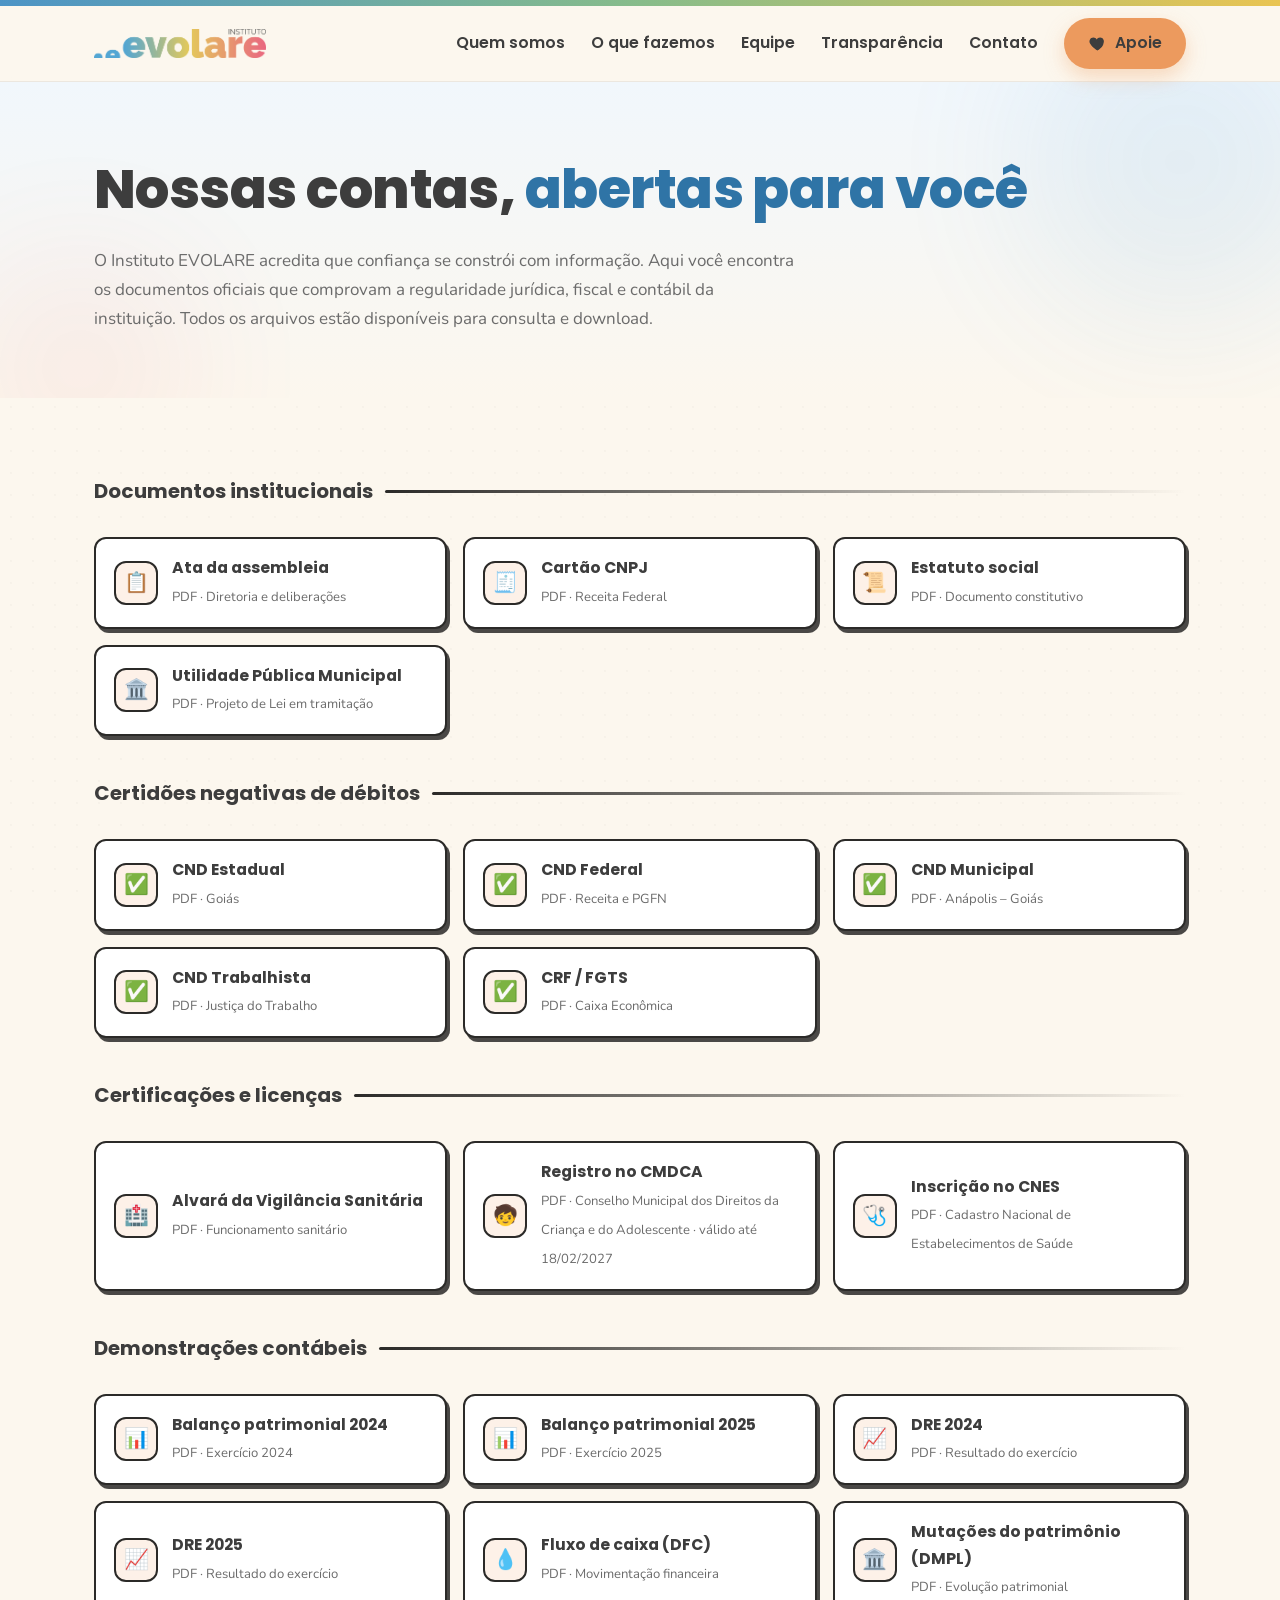
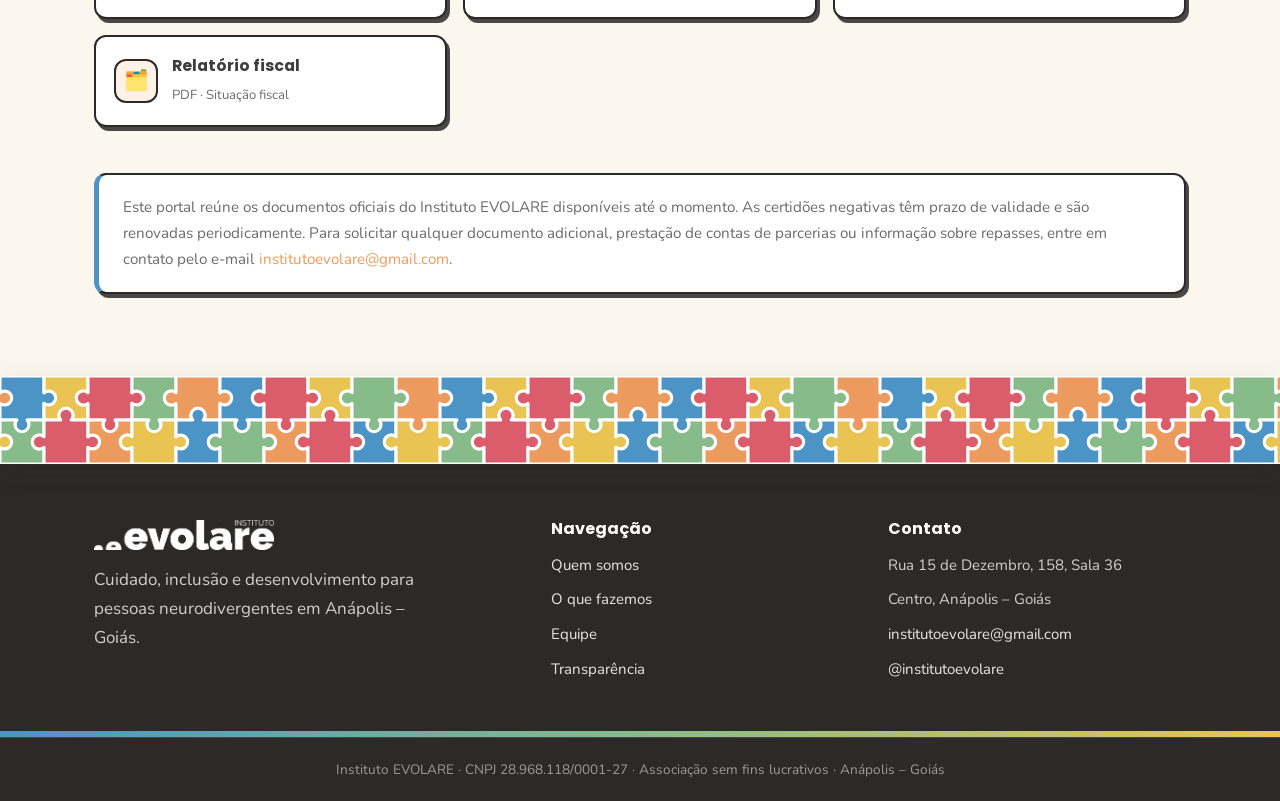
<file: transparencia.html>
<!DOCTYPE html>
<html lang="pt-BR">
<head>
  <meta charset="UTF-8">
  <meta name="robots" content="noindex, nofollow">
  <meta name="viewport" content="width=device-width, initial-scale=1.0, maximum-scale=1.0, user-scalable=no">
  <title>Transparência | Instituto EVOLARE</title>
  <meta name="description" content="Portal de transparência do Instituto EVOLARE: estatuto, CNPJ, certidões negativas e demonstrações contábeis abertos para consulta.">
  <link rel="icon" type="image/png" href="assets/img/favicon.png">
  <link rel="preconnect" href="https://fonts.googleapis.com">
  <link rel="preconnect" href="https://fonts.gstatic.com" crossorigin>
  <link href="https://fonts.googleapis.com/css2?family=Caveat:wght@600;700&family=Poppins:wght@500;600;700;800&family=Nunito:wght@400;600;700;800&display=swap" rel="stylesheet">
  <link rel="stylesheet" href="assets/css/style.css?v=13">
</head>
<body>

  <!-- Sprite de doodles -->
  <svg width="0" height="0" style="position:absolute" aria-hidden="true" focusable="false">
    <defs>
      <symbol id="dood-star" viewBox="0 0 100 100"><path fill="currentColor" d="M50 6c3 26 18 41 44 44-26 3-41 18-44 44-3-26-18-41-44-44 26-3 41-18 44-44z"/></symbol>
      <symbol id="dood-squiggle" viewBox="0 0 120 40"><path fill="none" stroke="currentColor" stroke-width="6" stroke-linecap="round" d="M6 22C20 2 32 4 44 22S70 38 80 20 100 4 114 20"/></symbol>
      <symbol id="dood-spiral" viewBox="0 0 100 100"><path fill="none" stroke="currentColor" stroke-width="6" stroke-linecap="round" d="M50 52a5 5 0 1 1-5 5 16 16 0 1 1 22-4 28 28 0 1 1-40 4 40 40 0 1 1 58-6"/></symbol>
    </defs>
  </svg>

  <div class="progress" id="progress"></div>

  <!-- Header -->
  <header class="site-header">
    <div class="gradient-bar"></div>
    <nav class="nav">
      <a href="index.html" class="nav__logo"><img src="assets/img/logo-evolare.png" alt="Instituto EVOLARE"></a>
      <button class="nav__toggle" id="navToggle" aria-label="Abrir menu"><span></span><span></span><span></span></button>
      <ul class="nav__menu" id="navMenu">
        <li><a href="index.html#sobre">Quem somos</a></li>
        <li><a href="index.html#atuacao">O que fazemos</a></li>
        <li><a href="index.html#equipe">Equipe</a></li>
        <li><a href="transparencia.html">Transparência</a></li>
        <li><a href="index.html#contato">Contato</a></li>
        <li><a href="index.html#apoiar" class="btn btn--primary" style="padding:10px 22px;"><svg class="btn__ic" viewBox="0 0 24 24" fill="currentColor" aria-hidden="true"><path d="M12 21s-7.5-4.6-9.6-9.2C.9 8.4 3 4.5 6.7 4.5c2.1 0 3.6 1.1 4.3 2.4.7-1.3 2.2-2.4 4.3-2.4 3.7 0 5.8 3.9 4.3 7.3C19.5 16.4 12 21 12 21z"/></svg>Apoie</a></li>
      </ul>
    </nav>
  </header>

  <!-- Hero -->
  <section class="doc-hero">
    <span class="blob blob--azul" style="width:320px;height:320px;top:-80px;right:-60px;opacity:.35;"></span>
    <span class="blob blob--coral" style="width:240px;height:240px;bottom:-90px;left:-40px;opacity:.3;"></span>
    <svg class="doodle d-amarelo twinkle" style="width:38px;height:38px;top:40px;right:8%;" aria-hidden="true"><use href="#dood-star"/></svg>
    <svg class="doodle d-azul float-b" style="width:110px;height:38px;bottom:24px;right:14%;--r:-4deg;" aria-hidden="true"><use href="#dood-squiggle"/></svg>
    <div class="container">
      <h1 style="margin-top:6px;">Nossas contas, <span class="c-azul">abertas para você</span>
      </h1>
      <p class="muted" style="max-width:70ch;">O Instituto EVOLARE acredita que confiança se constrói com informação. Aqui você encontra os documentos oficiais que comprovam a regularidade jurídica, fiscal e contábil da instituição. Todos os arquivos estão disponíveis para consulta e download.</p>
    </div>
  </section>

  <section class="section">
    <div class="container">

      <!-- Documentos institucionais -->
      <div class="doc-group reveal">
        <h3>Documentos institucionais</h3>
        <div class="doc-grid">
          <a class="doc" href="assets/docs/ata-assembleia.pdf" target="_blank" rel="noopener">
            <span class="doc__ic">📋</span><div><b>Ata da assembleia</b><span>PDF · Diretoria e deliberações</span></div>
          </a>
          <a class="doc" href="assets/docs/cartao-cnpj.pdf" target="_blank" rel="noopener">
            <span class="doc__ic">🧾</span><div><b>Cartão CNPJ</b><span>PDF · Receita Federal</span></div>
          </a>
          <a class="doc" href="assets/docs/estatuto-social.pdf" target="_blank" rel="noopener">
            <span class="doc__ic">📜</span><div><b>Estatuto social</b><span>PDF · Documento constitutivo</span></div>
          </a>
          <a class="doc" href="assets/docs/utilidade-publica-projeto-lei.pdf" target="_blank" rel="noopener">
            <span class="doc__ic">🏛️</span><div><b>Utilidade Pública Municipal</b><span>PDF · Projeto de Lei em tramitação</span></div>
          </a>
        </div>
      </div>

      <!-- Certidões -->
      <div class="doc-group reveal">
        <h3>Certidões negativas de débitos</h3>
        <div class="doc-grid">
          <a class="doc" href="assets/docs/cnd-estadual.pdf" target="_blank" rel="noopener">
            <span class="doc__ic">✅</span><div><b>CND Estadual</b><span>PDF · Goiás</span></div>
          </a>
          <a class="doc" href="assets/docs/cnd-federal.pdf" target="_blank" rel="noopener">
            <span class="doc__ic">✅</span><div><b>CND Federal</b><span>PDF · Receita e PGFN</span></div>
          </a>
          <a class="doc" href="assets/docs/cnd-municipal.pdf" target="_blank" rel="noopener">
            <span class="doc__ic">✅</span><div><b>CND Municipal</b><span>PDF · Anápolis – Goiás</span></div>
          </a>
          <a class="doc" href="assets/docs/cnd-trabalhista.pdf" target="_blank" rel="noopener">
            <span class="doc__ic">✅</span><div><b>CND Trabalhista</b><span>PDF · Justiça do Trabalho</span></div>
          </a>
          <a class="doc" href="assets/docs/cnd-fgts.pdf" target="_blank" rel="noopener">
            <span class="doc__ic">✅</span><div><b>CRF / FGTS</b><span>PDF · Caixa Econômica</span></div>
          </a>
        </div>
      </div>

      <!-- Certificações e licenças -->
      <div class="doc-group reveal">
        <h3>Certificações e licenças</h3>
        <div class="doc-grid">
          <a class="doc" href="assets/docs/alvara-vigilancia-sanitaria.pdf" target="_blank" rel="noopener">
            <span class="doc__ic">🏥</span><div><b>Alvará da Vigilância Sanitária</b><span>PDF · Funcionamento sanitário</span></div>
          </a>
          <a class="doc" href="assets/docs/certificado-cmdca.pdf" target="_blank" rel="noopener">
            <span class="doc__ic">🧒</span><div><b>Registro no CMDCA</b><span>PDF · Conselho Municipal dos Direitos da Criança e do Adolescente · válido até 18/02/2027</span></div>
          </a>
          <a class="doc" href="assets/docs/cnes.pdf" target="_blank" rel="noopener">
            <span class="doc__ic">🩺</span><div><b>Inscrição no CNES</b><span>PDF · Cadastro Nacional de Estabelecimentos de Saúde</span></div>
          </a>
        </div>
      </div>

      <!-- Demonstrações contábeis -->
      <div class="doc-group reveal">
        <h3>Demonstrações contábeis</h3>
        <div class="doc-grid">
          <a class="doc" href="assets/docs/balanco-2024.pdf" target="_blank" rel="noopener">
            <span class="doc__ic">📊</span><div><b>Balanço patrimonial 2024</b><span>PDF · Exercício 2024</span></div>
          </a>
          <a class="doc" href="assets/docs/balanco-2025.pdf" target="_blank" rel="noopener">
            <span class="doc__ic">📊</span><div><b>Balanço patrimonial 2025</b><span>PDF · Exercício 2025</span></div>
          </a>
          <a class="doc" href="assets/docs/dre-2024.pdf" target="_blank" rel="noopener">
            <span class="doc__ic">📈</span><div><b>DRE 2024</b><span>PDF · Resultado do exercício</span></div>
          </a>
          <a class="doc" href="assets/docs/dre-2025.pdf" target="_blank" rel="noopener">
            <span class="doc__ic">📈</span><div><b>DRE 2025</b><span>PDF · Resultado do exercício</span></div>
          </a>
          <a class="doc" href="assets/docs/dfc-fluxo-caixa.pdf" target="_blank" rel="noopener">
            <span class="doc__ic">💧</span><div><b>Fluxo de caixa (DFC)</b><span>PDF · Movimentação financeira</span></div>
          </a>
          <a class="doc" href="assets/docs/dmpl-patrimonio.pdf" target="_blank" rel="noopener">
            <span class="doc__ic">🏛️</span><div><b>Mutações do patrimônio (DMPL)</b><span>PDF · Evolução patrimonial</span></div>
          </a>
          <a class="doc" href="assets/docs/relatorio-fiscal.pdf" target="_blank" rel="noopener">
            <span class="doc__ic">🗂️</span><div><b>Relatório fiscal</b><span>PDF · Situação fiscal</span></div>
          </a>
        </div>
      </div>

      <div class="aviso text-justify reveal">
        Este portal reúne os documentos oficiais do Instituto EVOLARE disponíveis até o momento. As certidões negativas têm prazo de validade e são renovadas periodicamente. Para solicitar qualquer documento adicional, prestação de contas de parcerias ou informação sobre repasses, entre em contato pelo e-mail
        <a href="mailto:institutoevolare@gmail.com">institutoevolare@gmail.com</a>.
      </div>

    </div>
  </section>

  <!-- Faixa de quebra-cabeça (fecha a página antes do rodapé) -->
  <div class="puzzle-band puzzle-band--rev" role="presentation"></div>

  <!-- Footer -->
  <footer class="site-footer">
    <div class="container">
      <div class="footer-grid">
        <div>
          <img src="assets/img/logo-evolare-branco.png" alt="Instituto EVOLARE">
          <p style="max-width:34ch;">Cuidado, inclusão e desenvolvimento para pessoas neurodivergentes em Anápolis – Goiás.</p>
        </div>
        <div>
          <h4>Navegação</h4>
          <ul>
            <li><a href="index.html#sobre">Quem somos</a></li>
            <li><a href="index.html#atuacao">O que fazemos</a></li>
            <li><a href="index.html#equipe">Equipe</a></li>
            <li><a href="transparencia.html">Transparência</a></li>
          </ul>
        </div>
        <div>
          <h4>Contato</h4>
          <ul>
            <li>Rua 15 de Dezembro, 158, Sala 36</li>
            <li>Centro, Anápolis – Goiás</li>
            <li><a href="mailto:institutoevolare@gmail.com">institutoevolare@gmail.com</a></li>
            <li><a href="https://instagram.com/institutoevolare" target="_blank" rel="noopener">@institutoevolare</a></li>
          </ul>
        </div>
      </div>
    </div>
    <div class="gradient-bar"></div>
    <div class="footer-bottom">
      Instituto EVOLARE · CNPJ 28.968.118/0001-27 · Associação sem fins lucrativos · Anápolis – Goiás
    </div>
  </footer>

  <!-- Voltar ao topo -->
  <button class="to-top" id="toTop" aria-label="Voltar ao topo">
    <svg viewBox="0 0 24 24" fill="none" stroke="currentColor" stroke-width="2.6" stroke-linecap="round" stroke-linejoin="round"><path d="M12 19V5M6 11l6-6 6 6"/></svg>
  </button>

  <script src="assets/js/main.js?v=5"></script>
</body>
</html>
</file>
<file: assets/css/style.css>
/* ==========================================================================
   Instituto Evolare — estilo base
   Paleta e tipografia seguem identidade/design-guide.md
   Clean, colorido por seção, com pegada desenhada à mão (doodles),
   microinterações e animações leves.
   ========================================================================== */

:root{
  --azul:   #4C94C6;
  --verde:  #87BC8A;
  --amarelo:#E9C452;
  --laranja:#EC9A5E;
  --coral:  #DB5D6B;

  --azul-forte:  #2f74a6;
  --verde-forte: #5a9e5f;
  --coral-forte: #c8485a;

  --fundo:  #FFFFFF;
  --fundo-2:#FBF9F5;
  --creme:  #FCF7EE;   /* off-white quente, pegada "papel" */
  --tinta:  #2B2A28;   /* charcoal quente pros traços desenhados */
  --texto:  #3D3D3D;
  --texto-2:#6B6B6B;
  --borda:  #ECE7DF;

  /* fundos suaves por cor da marca (clean, mas com cor) */
  --tint-azul:   #E4EFFA;
  --tint-verde:  #E5F3E7;
  --tint-amarelo:#FBF0D3;
  --tint-laranja:#FCE5D3;
  --tint-coral:  #FBE3E8;

  --degrade: linear-gradient(90deg, #4C94C6, #87BC8A, #E9C452, #EC9A5E, #DB5D6B);

  --raio:   18px;
  --raio-sm:12px;
  --sombra: 0 10px 30px rgba(61,61,61,.08);
  --sombra-2:0 4px 14px rgba(61,61,61,.06);
  --max:    1140px;
  --fonte-titulo: "Poppins", "Nunito", system-ui, "Segoe UI", Arial, sans-serif;
  --fonte-corpo:  "Nunito", system-ui, "Segoe UI", Arial, sans-serif;
  --fonte-mao:    "Caveat", "Segoe Script", cursive;
}

*{ box-sizing:border-box; }
/* touch-action:manipulation mata o zoom acidental por toque-duplo no celular,
   mas mantém a pinça de dois dedos (acessibilidade pra quem tem baixa visão). */
html{ scroll-behavior:smooth; -webkit-text-size-adjust:100%; text-size-adjust:100%; touch-action:manipulation; }
body{
  margin:0;
  font-family:var(--fonte-corpo);
  color:var(--texto);
  background:var(--creme);
  line-height:1.7;
  font-size:17px;
  -webkit-font-smoothing:antialiased;
  overflow-x:hidden;
  /* Bloqueia seleção/cópia do texto (fica mais limpo). Reabilitado abaixo
     nos dados que o visitante PRECISA copiar (PIX, CNPJ, conta, e-mail…). */
  -webkit-user-select:none;
  -moz-user-select:none;
  user-select:none;
  -webkit-touch-callout:none;
}
/* Exceções: dados de doação e contato continuam selecionáveis/copiáveis. */
.doacao__card, .doacao__card *, .contato-item, .contato-item *,
.site-footer, .site-footer *, .selectable, .selectable *,
input, textarea{
  -webkit-user-select:text; -moz-user-select:text; -ms-user-select:text; user-select:text;
  -webkit-touch-callout:default;
}
img{ max-width:100%; display:block; }
a{ color:var(--laranja); text-decoration:none; }
a:hover{ text-decoration:underline; }

h1,h2,h3,h4{ font-family:var(--fonte-titulo); color:var(--texto); line-height:1.15; margin:0 0 .5em; font-weight:700; }
h1{ font-size:clamp(2.1rem, 5.2vw, 3.4rem); font-weight:800; letter-spacing:-.01em; }
h2{ font-size:clamp(1.7rem, 3.6vw, 2.45rem); font-weight:800; letter-spacing:-.01em; }
h3{ font-size:1.25rem; }
p{ margin:0 0 1rem; }

/* palavras coloridas dentro dos títulos (pegada Faber-Castell) */
.c-azul{ color:var(--azul-forte); }
.c-verde{ color:var(--verde-forte); }
.c-amarelo{ color:#c99b16; }
.c-laranja{ color:var(--laranja); }
.c-coral{ color:var(--coral-forte); }

.container{ width:100%; max-width:var(--max); margin:0 auto; padding:0 24px; }
.section{ padding:82px 0; position:relative; overflow:hidden; }
.section--alt{ background:var(--fundo-2); }
.bg-azul{ background:var(--tint-azul); }
.bg-verde{ background:var(--tint-verde); }
.bg-amarelo{ background:var(--tint-amarelo); }
.bg-laranja{ background:var(--tint-laranja); }
.bg-coral{ background:var(--tint-coral); }
.bg-creme{ background:var(--creme); }
/* Texto alinhado à esquerda, nunca justificado. Justificado em português exige hifenização
   (senão abre "rios" de espaço entre as palavras), e a hifenização enche o texto de hífens
   cortando palavra no meio. Os dois resultados são piores que o alinhamento simples. */
.text-justify{ text-align:left; }
.center{ text-align:center; }
.muted{ color:var(--texto-2); }

/* textura de papel pontilhada bem sutil no fundo geral */
body::before{
  content:""; position:fixed; inset:0; z-index:0; pointer-events:none; opacity:.5;
  background-image:radial-gradient(rgba(43,42,40,.045) 1px, transparent 1.4px);
  background-size:22px 22px;
}
body > *{ position:relative; z-index:1; }

/* blobs decorativos de fundo (cor suave, dão vida sem poluir) */
.blob{ position:absolute; border-radius:50%; filter:blur(70px); opacity:.5; z-index:0; pointer-events:none; }
.blob--azul{ background:rgba(76,148,198,.28); }
.blob--verde{ background:rgba(135,188,138,.30); }
.blob--amarelo{ background:rgba(233,196,82,.30); }
.blob--laranja{ background:rgba(236,154,94,.28); }
.blob--coral{ background:rgba(219,93,107,.24); }
.container, .section-head, .section > .container{ position:relative; z-index:1; }

/* ==========================================================================
   Doodles desenhados à mão (SVG sprite via <use>)
   ========================================================================== */
.doodle{ position:absolute; z-index:0; pointer-events:none; overflow:visible; opacity:.9; }
.doodle use, .doodle path, .doodle *{ vector-effect:non-scaling-stroke; }
.d-tinta{ color:var(--tinta); }
.d-azul{ color:var(--azul); }
.d-verde{ color:var(--verde); }
.d-amarelo{ color:var(--amarelo); }
.d-laranja{ color:var(--laranja); }
.d-coral{ color:var(--coral); }
.spin-slow{ animation:spin 26s linear infinite; }
.float-a{ animation:floaty 6s ease-in-out infinite; }
.float-b{ animation:floaty 7.5s ease-in-out infinite; animation-delay:-2s; }
.float-c{ animation:floaty 9s ease-in-out infinite; animation-delay:-4s; }
@keyframes floaty{ 0%,100%{ transform:translateY(0) rotate(var(--r,0deg)); } 50%{ transform:translateY(-16px) rotate(calc(var(--r,0deg) + 4deg)); } }
@keyframes spin{ to{ transform:rotate(360deg); } }
@keyframes twinkle{ 0%,100%{ transform:scale(1); opacity:.85; } 50%{ transform:scale(1.25); opacity:1; } }
.twinkle{ animation:twinkle 3.4s ease-in-out infinite; transform-origin:center; }

/* Barra de degradê: assinatura da marca */
.gradient-bar{ height:6px; background:var(--degrade); background-size:200% 100%; width:100%; animation:slide-gradient 8s linear infinite; }
@keyframes slide-gradient{ to{ background-position:200% 0; } }

/* Barra de progresso de leitura (topo) */
.progress{ position:fixed; top:0; left:0; height:4px; width:0%; z-index:80; background:var(--degrade); background-size:200% 100%; box-shadow:0 0 10px rgba(219,93,107,.4); transition:width .1s linear; }

/* Botões */
.btn{
  display:inline-flex; align-items:center; gap:8px;
  font-family:var(--fonte-titulo);
  font-weight:700;
  padding:14px 28px;
  border-radius:999px;
  border:2px solid transparent;
  cursor:pointer;
  position:relative;
  overflow:hidden;
  transition:transform .18s ease, box-shadow .18s ease, background .18s ease, color .18s ease;
  text-align:center;
}
.btn:hover{ text-decoration:none; transform:translateY(-3px); }
.btn__ic{ width:19px; height:19px; flex:none; }
.btn__ic--seta{ transition:transform .2s ease; }
.btn:hover .btn__ic--seta{ transform:translateX(4px); }
.btn:active{ transform:translateY(-1px); }
.btn--primary{ background:var(--laranja); color:#fff; box-shadow:0 8px 20px rgba(236,154,94,.35); }
.btn--primary:hover{ background:var(--coral); box-shadow:0 14px 28px rgba(219,93,107,.40); }
.btn--ghost{ background:#fff; color:var(--texto); border-color:var(--tinta); box-shadow:2px 3px 0 var(--tinta); }
.btn--ghost:hover{ border-color:var(--tinta); color:var(--coral-forte); box-shadow:4px 5px 0 var(--tinta); }
.btn--light{ background:#fff; color:var(--coral); box-shadow:0 10px 24px rgba(0,0,0,.14); }
.btn--light:hover{ color:var(--laranja); }
/* brilho que passa no hover */
.btn::after{ content:""; position:absolute; top:0; left:-120%; width:60%; height:100%; background:linear-gradient(120deg, transparent, rgba(255,255,255,.45), transparent); transform:skewX(-18deg); transition:left .5s ease; }
.btn:hover::after{ left:140%; }

/* ==========================================================================
   Animações de entrada (scroll reveal)
   ========================================================================== */
.reveal{ opacity:0; transform:translateY(26px); transition:opacity .7s cubic-bezier(.2,.7,.2,1), transform .7s cubic-bezier(.2,.7,.2,1); }
.reveal.in{ opacity:1; transform:none; }
.reveal.d1{ transition-delay:.08s; }
.reveal.d2{ transition-delay:.16s; }
.reveal.d3{ transition-delay:.24s; }
.reveal.d4{ transition-delay:.32s; }
.reveal.d5{ transition-delay:.40s; }
@media (prefers-reduced-motion: reduce){
  .reveal{ opacity:1; transform:none; transition:none; }
  .gradient-bar, .marquee__track, .ribbon__track, .hero__mascote, .float, .float-a, .float-b, .float-c, .spin-slow, .twinkle, .puzzle-band{ animation:none !important; }
}

/* ==========================================================================
   Header
   ========================================================================== */
.site-header{ position:sticky; top:0; z-index:50; background:rgba(252,247,238,.86); backdrop-filter:blur(10px); border-bottom:1px solid var(--borda); }
.nav{ display:flex; align-items:center; justify-content:space-between; gap:20px; padding:12px 24px; max-width:var(--max); margin:0 auto; }
.nav__logo img{ width:172px; height:auto; transition:transform .2s ease; }
.nav__logo:hover img{ transform:scale(1.03) rotate(-1deg); }
.nav__menu{ display:flex; align-items:center; gap:26px; list-style:none; margin:0; padding:0; }
.nav__menu a{ color:var(--texto); font-family:var(--fonte-titulo); font-weight:600; font-size:.98rem; position:relative; }
.nav__menu a:not(.btn)::after{ content:""; position:absolute; left:0; bottom:-6px; width:0; height:2px; background:var(--degrade); background-size:200% 100%; border-radius:2px; transition:width .25s ease; }
.nav__menu a:not(.btn):hover{ color:var(--laranja); text-decoration:none; }
.nav__menu a:not(.btn):hover::after{ width:100%; }
.nav__toggle{ display:none; background:none; border:0; cursor:pointer; padding:8px; }
.nav__toggle span{ display:block; width:26px; height:3px; background:var(--texto); border-radius:3px; margin:5px 0; transition:.2s; }

/* ==========================================================================
   Hero
   ========================================================================== */
.hero{ position:relative; background:linear-gradient(180deg, #FCF7EE 0%, #F1F7FC 100%); overflow:hidden; }
.hero__grid{ display:grid; grid-template-columns:1.15fr .85fr; gap:48px; align-items:center; padding:78px 0 74px; position:relative; z-index:1; }
.hero h1 .grad{ position:relative; background:var(--degrade); background-size:200% 100%; -webkit-background-clip:text; background-clip:text; -webkit-text-fill-color:transparent; animation:slide-gradient 8s linear infinite; white-space:nowrap; }
.hero p.lead{ font-size:1.16rem; color:var(--texto-2); max-width:40ch; }
.hero__cta{ display:flex; flex-wrap:wrap; gap:14px; margin-top:28px; align-items:center; }
.hero__art{ position:relative; }
/* Mascote em vídeo com fundo recortado (WebM com canal alpha).
   Nada de border-radius, sombra, fundo ou moldura aqui: qualquer um deles voltaria a
   desenhar uma "caixa" em volta dele, que é justamente o que não queremos. */
.hero__mascote{
  display:block; width:100%; max-width:380px; height:auto; margin:0 auto;
  position:relative; z-index:2;
  background:transparent; border:0; outline:0;
  pointer-events:none;   /* nada de controles ou pausa no hover */
  animation:float 6s ease-in-out infinite;
}
.hero__mascote::-webkit-media-controls,
.hero__mascote::-webkit-media-controls-enclosure{ display:none !important; }
@keyframes float{ 0%,100%{ transform:translateY(0); } 50%{ transform:translateY(-14px); } }
.hero__tag{ position:absolute; z-index:3; bottom:12%; right:-6px; background:#fff; border:2px solid var(--tinta); border-radius:14px; padding:8px 14px; font-family:var(--fonte-mao); font-size:1.35rem; color:var(--texto); box-shadow:4px 5px 0 var(--tinta); transform:rotate(4deg); }
.hero__tag b{ color:var(--verde-forte); font-weight:700; }
/* doodles flutuantes do hero */
.hero .doodle{ z-index:1; }

/* ==========================================================================
   Fita diagonal de valores (ribbon marquee)
   ========================================================================== */
.ribbon{ position:relative; z-index:2; background:var(--tinta); color:#fff; padding:15px 0; overflow:hidden; transform:rotate(-2deg) scale(1.04); margin:-14px 0; box-shadow:0 12px 30px rgba(43,42,40,.18); }
.ribbon__track{ display:flex; gap:0; width:max-content; animation:scroll-x 30s linear infinite; }
.ribbon span{ font-family:var(--fonte-titulo); font-weight:800; font-size:1.05rem; letter-spacing:.02em; text-transform:uppercase; padding:0 22px; display:inline-flex; align-items:center; gap:22px; white-space:nowrap; }
.ribbon span::after{ content:"✷"; color:var(--amarelo); font-size:1.1rem; }
.ribbon .r-azul{ color:#bfe0f5; } .ribbon .r-verde{ color:#c9ebca; } .ribbon .r-amarelo{ color:#f6e3a3; } .ribbon .r-laranja{ color:#f8d3b7; } .ribbon .r-coral{ color:#f4c0c7; }

/* ==========================================================================
   Faixa de quebra-cabeça (peça = símbolo da conscientização do autismo)
   Tile SVG de 1000x200 gerado sob medida: os encaixes das bordas casam,
   então o background-repeat roda sem emenda visível.
   ========================================================================== */
.puzzle-band{
  position:relative; z-index:2;
  height:88px; width:100%;
  background-image:url("../img/faixa-quebra-cabeca.svg");
  background-repeat:repeat-x;
  background-position:0 50%;
  background-size:440px 88px;   /* proporção do tile: 5:1 */
  animation:puzzle-scroll 34s linear infinite;
  filter:drop-shadow(0 5px 12px rgba(43,42,40,.10));
}
@keyframes puzzle-scroll{ to{ background-position:-440px 50%; } }
.puzzle-band--rev{ animation-direction:reverse; }

/* ==========================================================================
   Seção da campanha (cartaz "É aqui na Evolare que seu filho pode ser feliz")
   ========================================================================== */
.campanha{ display:grid; grid-template-columns:.92fr 1.08fr; gap:52px; align-items:center; position:relative; z-index:1; }
.campanha__art{ position:relative; justify-self:center; }
.campanha__art img{
  width:100%; max-width:400px; height:auto; aspect-ratio:4/5; object-fit:cover;
  border-radius:22px; border:3px solid var(--tinta);
  box-shadow:8px 10px 0 rgba(43,42,40,.9);
  transform:rotate(-1.5deg);
  transition:transform .35s ease, box-shadow .35s ease;
}
.campanha__art:hover img{ transform:rotate(0) translateY(-5px); box-shadow:12px 15px 0 rgba(43,42,40,.9); }
.campanha__tag{
  position:absolute; z-index:2; bottom:-14px; right:-10px;
  background:#fff; border:2px solid var(--tinta); border-radius:14px;
  padding:8px 16px; font-family:var(--fonte-mao); font-size:1.35rem; color:var(--texto);
  box-shadow:4px 5px 0 var(--tinta); transform:rotate(3deg);
}
.campanha__tag b{ color:var(--azul-forte); font-weight:700; }
.campanha__lista{ margin:20px 0 26px; padding:0; list-style:none; }
.campanha__lista li{ padding:8px 0 8px 34px; position:relative; color:var(--texto-2); }
.campanha__lista li::before{ content:"🧩"; position:absolute; left:0; top:7px; font-size:1rem; line-height:1.4; }
.campanha__lista li b{ color:var(--texto); font-weight:700; }

/* ==========================================================================
   Frentes de atuação (personagens ilustrados + traços de pincel)
   Fundo de papel, traço preto grosso, personagem recortado por cima.
   ========================================================================== */
.frentes-sec{ background:var(--creme); }
.frentes{ display:grid; grid-template-columns:repeat(4,1fr); gap:28px; position:relative; z-index:1; }
.frente{ text-align:center; position:relative; }
.frente__art{ position:relative; height:280px; display:flex; align-items:flex-end; justify-content:center; }
.frente__art img{
  position:relative; z-index:2;
  height:100%; width:auto; max-width:100%; object-fit:contain;
  transition:transform .3s cubic-bezier(.2,.7,.2,1);
}
.frente:hover .frente__art img{ transform:translateY(-10px) rotate(-1.5deg); }
/* mancha de cor atrás do personagem, no espírito da referência (forma irregular, não círculo) */
.frente__blob{
  position:absolute; z-index:1; top:8%; left:50%;
  width:172px; height:172px; transform:translateX(-50%);
  border-radius:47% 53% 62% 38% / 44% 40% 60% 56%;
  transition:transform .5s ease;
}
.frente:hover .frente__blob{ transform:translateX(-50%) rotate(12deg) scale(1.06); }
.frente__label{ margin:18px 0 0; line-height:1.2; }
.frente__label span{
  display:block; font-family:var(--fonte-mao); font-size:1.4rem;
  color:var(--tinta); transform:rotate(-2deg);
}
.frente__label b{
  display:block; font-family:var(--fonte-titulo); font-weight:800;
  font-size:1.2rem; letter-spacing:-.01em;
}

/* ==========================================================================
   Cartões / grids
   ========================================================================== */
.grid{ display:grid; gap:26px; }
.grid--3{ grid-template-columns:repeat(3,1fr); }
.grid--4{ grid-template-columns:repeat(4,1fr); }
.grid--2{ grid-template-columns:repeat(2,1fr); }

.card{ background:#fff; border:2px solid var(--tinta); border-radius:var(--raio); padding:28px; box-shadow:4px 5px 0 rgba(43,42,40,.9); transition:transform .2s ease, box-shadow .2s ease; position:relative; overflow:hidden; }
.card::before{ content:""; position:absolute; top:0; left:0; right:0; height:5px; background:var(--cor,var(--laranja)); }
.card:hover{ transform:translate(-3px,-5px); box-shadow:8px 10px 0 rgba(43,42,40,.9); }
.card__star{ position:absolute; top:14px; right:14px; width:22px; height:22px; color:var(--cor,var(--laranja)); opacity:0; transform:scale(.4) rotate(-30deg); transition:.25s ease; }
.card:hover .card__star{ opacity:1; transform:scale(1) rotate(0); }
.card__ico{ width:58px; height:58px; border-radius:16px; display:flex; align-items:center; justify-content:center; font-size:28px; margin-bottom:16px; background:var(--fundo-2); border:2px solid var(--tinta); transition:transform .25s ease; }
.card:hover .card__ico{ transform:scale(1.08) rotate(-6deg); }
.card h3{ margin-bottom:.4em; }
.card p{ color:var(--texto-2); margin:0; font-size:.98rem; }

.card--c1{ --cor:var(--azul); }    .card--c1 .card__ico{ background:rgba(76,148,198,.14); }
.card--c2{ --cor:var(--verde); }   .card--c2 .card__ico{ background:rgba(135,188,138,.16); }
.card--c3{ --cor:var(--amarelo); } .card--c3 .card__ico{ background:rgba(233,196,82,.20); }
.card--c4{ --cor:var(--laranja); } .card--c4 .card__ico{ background:rgba(236,154,94,.16); }
.card--c5{ --cor:var(--coral); }   .card--c5 .card__ico{ background:rgba(219,93,107,.14); }
.card--c6{ --cor:var(--azul); }    .card--c6 .card__ico{ background:rgba(76,148,198,.14); }

.section-head{ max-width:680px; margin:0 auto 50px; text-align:center; position:relative; z-index:1; }
.section-head p{ color:var(--texto-2); }

/* Sobre */
.sobre{ display:grid; grid-template-columns:1fr 1fr; gap:52px; align-items:center; position:relative; z-index:1; }
.sobre__media{ position:relative; border-radius:var(--raio); overflow:visible; }
.sobre__media img{ width:100%; height:100%; object-fit:cover; aspect-ratio:4/3; border-radius:var(--raio); border:3px solid var(--tinta); box-shadow:8px 9px 0 rgba(43,42,40,.9); transition:transform .4s ease; position:relative; z-index:1; }
.sobre__media:hover img{ transform:translateY(-4px) rotate(-.5deg); }

/* números */
.stats{ display:grid; grid-template-columns:repeat(3,1fr); gap:24px; margin-top:38px; }
.stat{ text-align:center; position:relative; }
.stat b{ display:block; font-family:var(--fonte-titulo); font-weight:800; font-size:2.2rem; background:var(--degrade); -webkit-background-clip:text; background-clip:text; -webkit-text-fill-color:transparent; position:relative; z-index:1; }
.stat span{ color:var(--texto-2); font-size:.95rem; }

/* Público (pílulas estilo adesivo) */
.pill-list{ display:flex; flex-wrap:wrap; gap:14px; justify-content:center; margin-top:8px; position:relative; z-index:1; }
.pill{ background:#fff; border:2px solid var(--tinta); border-radius:999px; padding:11px 22px; font-weight:700; font-family:var(--fonte-titulo); font-size:.95rem; box-shadow:3px 4px 0 var(--tinta); transition:transform .18s ease, box-shadow .18s ease, background .18s ease; cursor:default; }
.pill:nth-child(2n){ transform:rotate(-2deg); }
.pill:nth-child(3n){ transform:rotate(1.5deg); }
.pill:hover{ transform:translateY(-4px) rotate(0); box-shadow:5px 7px 0 var(--tinta); }
.pill:nth-child(5n) { background:var(--tint-amarelo); }
.pill:nth-child(3n+1){ background:var(--tint-azul); }
.pill:nth-child(4n){ background:var(--tint-coral); }

/* ==========================================================================
   Reconhecimento e conquistas (certificados, diplomas, encontros)
   ========================================================================== */
/* flex (e não grid) pra que um card sobrando na última linha fique centralizado */
.conquistas-grid{ display:flex; flex-wrap:wrap; justify-content:center; gap:18px; position:relative; z-index:1; }
/* 5 cards lado a lado no computador; 3 por linha em telas médias */
.conquistas-grid > .conquista{ flex:0 0 calc((100% - 4*18px)/5); }
.conquistas-grid .conquista figcaption{ padding:14px 14px 16px; }
.conquistas-grid .conquista figcaption b{ font-size:.95rem; }
.conquistas-grid .conquista figcaption span{ font-size:.86rem; }
@media (min-width: 901px) and (max-width: 1100px){
  .conquistas-grid > .conquista{ flex-basis:calc((100% - 2*18px)/3); }
}
.conquista{ margin:0; background:#fff; border:3px solid var(--tinta); border-radius:var(--raio); box-shadow:6px 7px 0 rgba(43,42,40,.9); overflow:hidden; transition:transform .25s ease, box-shadow .25s ease; }
.conquista:nth-child(2n){ transform:rotate(-1deg); }
.conquista:nth-child(3n){ transform:rotate(1deg); }
.conquista:hover{ transform:translate(-3px,-5px) rotate(0); box-shadow:9px 11px 0 rgba(43,42,40,.9); }
.conquista img{ width:100%; aspect-ratio:3/4; object-fit:cover; object-position:center; border-bottom:3px solid var(--tinta); transition:transform .4s ease; }
.conquista:hover img{ transform:scale(1.03); }
.conquista figcaption{ padding:16px 18px 18px; }
.conquista figcaption b{ display:block; font-family:var(--fonte-titulo); font-weight:800; font-size:1rem; line-height:1.25; margin-bottom:5px; }
.conquista figcaption span{ color:var(--texto-2); font-size:.9rem; line-height:1.5; }

/* Faixa de destaque (utilidade pública em tramitação) */
.util-publica{ display:flex; align-items:center; justify-content:space-between; gap:26px; flex-wrap:wrap;
  margin-top:34px; padding:24px 30px; background:#fff; border:3px solid var(--tinta);
  border-radius:var(--raio); box-shadow:6px 7px 0 rgba(43,42,40,.9); position:relative; z-index:1; }
.util-publica .ic{ font-size:2rem; line-height:1; }
.util-publica .txt{ flex:1 1 320px; }
.util-publica b{ display:block; font-family:var(--fonte-titulo); font-weight:800; font-size:1.1rem; margin-bottom:4px; }
.util-publica p{ margin:0; color:var(--texto-2); font-size:.95rem; }
.util-publica .btn{ flex:0 0 auto; }

/* ==========================================================================
   Evolare na mídia (entrevista + publicidade no jornal)
   ========================================================================== */
.midia-grid{ display:grid; grid-template-columns:1fr 1fr; gap:26px; align-items:stretch; position:relative; z-index:1; }
.midia-card{ display:flex; flex-direction:column; background:#fff; border:3px solid var(--tinta); border-radius:var(--raio); box-shadow:6px 7px 0 rgba(43,42,40,.9); overflow:hidden; transition:transform .25s ease, box-shadow .25s ease; }
.midia-card:hover{ transform:translate(-3px,-5px); box-shadow:9px 11px 0 rgba(43,42,40,.9); }
.midia-card__foto{ width:100%; aspect-ratio:16/9; object-fit:cover; object-position:center; border-bottom:3px solid var(--tinta); }
.midia-card__body{ padding:20px 22px 22px; display:flex; flex-direction:column; gap:12px; flex:1; }
.midia-card__body h3{ font-family:var(--fonte-titulo); font-weight:800; font-size:1.12rem; line-height:1.25; }
.midia-card__body p{ color:var(--texto-2); font-size:.95rem; margin:0; }
.midia-tag{ align-self:flex-start; font-family:var(--fonte-titulo); font-weight:700; font-size:.72rem; letter-spacing:.06em; text-transform:uppercase; color:var(--azul-forte); background:rgba(76,148,198,.14); border-radius:999px; padding:5px 13px; }
.jornal-recortes{ background:#f5f2ec; border:2px solid var(--tinta); border-radius:var(--raio-sm); padding:12px; display:flex; flex-direction:column; gap:9px; }
.jornal-recortes img{ width:100%; display:block; border-radius:6px; background:#fff; }
.midia-card__body .btn{ align-self:flex-start; margin-top:auto; }

/* ==========================================================================
   Doação (dados bancários + PIX)
   ========================================================================== */
.doacao{ display:grid; grid-template-columns:1.05fr .95fr; gap:40px; align-items:center; position:relative; z-index:1; }
.doacao__card{ background:#fff; border:3px solid var(--tinta); border-radius:var(--raio); box-shadow:8px 9px 0 rgba(43,42,40,.9); padding:28px 30px; }
.doacao__banco{ display:flex; align-items:center; gap:14px; padding-bottom:18px; margin-bottom:18px; border-bottom:2px dashed rgba(43,42,40,.22); }
.doacao__banco img{ width:120px; height:auto; }
.doacao__banco span{ font-family:var(--fonte-titulo); font-weight:700; color:var(--texto-2); font-size:.95rem; }
.doacao__linha{ display:flex; justify-content:space-between; gap:16px; padding:9px 0; border-bottom:1px solid rgba(43,42,40,.08); }
.doacao__linha:last-child{ border-bottom:0; }
.doacao__linha b{ color:var(--texto-2); font-weight:600; font-size:.9rem; }
.doacao__linha span{ font-family:var(--fonte-titulo); font-weight:800; font-size:1.02rem; color:var(--texto); text-align:right; }
.doacao__pix{ margin-top:16px; background:rgba(135,188,138,.16); border:2px solid rgba(135,188,138,.5); border-radius:var(--raio-sm); padding:14px 18px; }
.doacao__pix b{ display:block; font-family:var(--fonte-titulo); font-weight:800; color:#4f9455; font-size:.8rem; letter-spacing:.05em; text-transform:uppercase; margin-bottom:3px; }
.doacao__pix span{ font-family:var(--fonte-titulo); font-weight:800; font-size:1.12rem; color:var(--texto); }

/* Duas fotos lado a lado (passeata) */
.foto-dupla{ display:grid; grid-template-columns:1fr 1fr; gap:14px; position:relative; z-index:1; }
.foto-dupla img{ width:100%; height:100%; aspect-ratio:3/4; object-fit:cover; border-radius:var(--raio); border:3px solid var(--tinta); box-shadow:5px 6px 0 rgba(43,42,40,.9); transition:transform .4s ease; }
.foto-dupla figure{ margin:0; transition:transform .4s ease; }
.foto-dupla figure img{ height:auto; transition:none; }
.foto-dupla figure:nth-child(1){ transform:rotate(-1.5deg); }
.foto-dupla figure:nth-child(2){ transform:rotate(1.5deg); }
.foto-dupla:hover figure{ transform:rotate(0) translateY(-4px); }
.foto-dupla figcaption{ margin-top:12px; text-align:center; font-family:var(--fonte-mao); font-weight:700; font-size:1.35rem; line-height:1.15; color:var(--tinta); }

/* ==========================================================================
   Galeria em marquee (loop infinito)
   ========================================================================== */
.marquee{ position:relative; width:100%; overflow:hidden; z-index:1;
  -webkit-mask-image:linear-gradient(90deg, transparent, #000 7%, #000 93%, transparent);
  mask-image:linear-gradient(90deg, transparent, #000 7%, #000 93%, transparent); }
.marquee + .marquee{ margin-top:16px; }
/* padding-right = gap: assim -50% cai exatamente no início da cópia e o loop não dá o
   "pulinho" de meio espaçamento a cada volta. */
.marquee__track{ display:flex; gap:16px; padding-right:16px; width:max-content; animation:scroll-x 44s linear infinite; will-change:transform; backface-visibility:hidden; }
.marquee--rev .marquee__track{ animation-direction:reverse; animation-duration:52s; }
@keyframes scroll-x{ from{ transform:translateX(0); } to{ transform:translateX(-50%); } }
/* 9/10 é exatamente a proporção das fotos depois de tirar a faixa da data,
   então elas entram inteiras: sem corte lateral, sem rosto cortado. */
.marquee__item{ flex:0 0 auto; width:264px; aspect-ratio:9/10; border-radius:var(--raio); overflow:hidden; border:3px solid var(--tinta); box-shadow:5px 6px 0 rgba(43,42,40,.85); position:relative; background:#f0ece5; }
.marquee__item img{ width:100%; height:100%; object-fit:cover; object-position:center; transition:transform .5s ease; }
.marquee__item::after{ content:""; position:absolute; inset:0; background:linear-gradient(180deg, transparent 60%, rgba(61,61,61,.18)); opacity:0; transition:opacity .3s ease; }
.marquee__item:hover img{ transform:scale(1.04); }
.marquee__item:hover::after{ opacity:1; }
/* Foto inteira: altura fixa e largura acompanhando o formato de cada foto,
   sem recorte (vertical fica estreita, horizontal fica larga). */
.marquee--inteira .marquee__item{ width:auto; height:293px; aspect-ratio:auto; }
.marquee--inteira .marquee__item img{ width:auto; height:100%; object-fit:contain; }
/* durações proporcionais à largura de cada faixa: as duas andam na mesma velocidade */
.marquee--inteira .marquee__track{ animation-duration:50s; }
.marquee--inteira.marquee--rev .marquee__track{ animation-duration:58s; }

/* ==========================================================================
   Depoimentos (avaliações reais do Google, em marquee)
   ========================================================================== */
.estrelas{ color:#E9A400; letter-spacing:2px; font-size:1rem; line-height:1; }

.nota-google{
  display:inline-flex; align-items:center; gap:10px; margin-top:16px;
  background:#fff; border:2px solid var(--tinta); border-radius:999px;
  padding:8px 18px; color:var(--texto); font-size:.92rem;
  box-shadow:3px 4px 0 var(--tinta);
  transition:transform .18s ease, box-shadow .18s ease;
}
.nota-google:hover{ text-decoration:none; transform:translateY(-3px); box-shadow:5px 7px 0 var(--tinta); }
.nota-google b{ font-family:var(--fonte-titulo); font-weight:800; font-size:1.25rem; color:var(--texto); }

.depo-marquee .marquee__track{ gap:20px; animation-duration:56s; align-items:stretch; padding:10px 20px 10px 0; }
.depo{
  flex:0 0 auto; width:340px; margin:0;
  display:flex; flex-direction:column; gap:14px;
  background:#fff; border:3px solid var(--tinta); border-radius:var(--raio);
  box-shadow:5px 6px 0 rgba(43,42,40,.85);
  padding:24px 26px;
  transition:transform .22s ease, box-shadow .22s ease;
}
.depo:nth-child(2n){ transform:rotate(-.7deg); }
.depo:nth-child(3n){ transform:rotate(.8deg); }
.depo:hover{ transform:translate(-3px,-6px) rotate(0); box-shadow:9px 11px 0 rgba(43,42,40,.9); }
.depo blockquote{ margin:0; color:var(--texto-2); font-size:.98rem; line-height:1.6; flex:1; }
.depo blockquote::before{ content:"“"; font-family:var(--fonte-titulo); font-size:2rem; color:var(--verde); line-height:0; vertical-align:-.15em; margin-right:2px; }
.depo figcaption{ display:flex; align-items:center; gap:12px; border-top:2px dashed var(--borda); padding-top:14px; }
.depo__avatar{
  width:42px; height:42px; border-radius:50%; flex:0 0 auto;
  display:flex; align-items:center; justify-content:center;
  color:#fff; font-family:var(--fonte-titulo); font-weight:800; font-size:1.1rem;
  border:2px solid var(--tinta);
}
.depo__avatar--foto{ padding:0; overflow:hidden; background:#efece7; }
.depo__avatar--foto img{ width:100%; height:100%; object-fit:cover; }
.depo__quem b{ display:block; font-family:var(--fonte-titulo); font-size:.98rem; color:var(--texto); }
.depo__quem span{ display:block; color:var(--texto-2); font-size:.8rem; }

/* Equipe */
.equipe-list{ display:grid; grid-template-columns:repeat(3,1fr); gap:16px; position:relative; z-index:1; }
.equipe-item{ background:#fff; border:2px solid var(--tinta); border-radius:var(--raio-sm); padding:18px 20px; display:flex; align-items:center; gap:14px; box-shadow:3px 4px 0 rgba(43,42,40,.85); transition:transform .18s ease, box-shadow .18s ease; }
.equipe-item:hover{ transform:translate(-2px,-4px); box-shadow:5px 7px 0 rgba(43,42,40,.85); }
.equipe-item .dot{ width:14px; height:14px; border-radius:50%; flex:0 0 auto; border:2px solid var(--tinta); transition:transform .2s ease; }
.equipe-item:hover .dot{ transform:scale(1.35); }
.equipe-item b{ font-family:var(--fonte-titulo); }
.equipe-item span{ color:var(--texto-2); font-size:.9rem; display:block; }

/* CTA apoio */
.apoio{ position:relative; z-index:1; background:var(--degrade); background-size:200% 100%; animation:slide-gradient 10s linear infinite; border-radius:26px; padding:62px 40px; text-align:center; color:#fff; border:3px solid var(--tinta); box-shadow:8px 10px 0 rgba(43,42,40,.9); overflow:hidden; }
.apoio h2{ color:#fff; position:relative; z-index:2; }
.apoio p{ color:rgba(255,255,255,.97); max-width:52ch; margin:0 auto 26px; position:relative; z-index:2; }
.apoio .btn{ position:relative; z-index:2; }
.apoio .doodle{ color:#fff; opacity:.55; z-index:1; }

/* faixa transparência (teaser) */
.trans-teaser{ display:grid; grid-template-columns:1.2fr .8fr; gap:40px; align-items:center; position:relative; z-index:1; }
.trans-teaser ul{ margin:18px 0 0; padding:0; list-style:none; }
.trans-teaser li{ padding:8px 0 8px 32px; position:relative; color:var(--texto-2); }
.trans-teaser li::before{ content:"✓"; position:absolute; left:0; top:8px; width:20px; height:20px; border-radius:50%; background:rgba(135,188,138,.22); color:#4f9455; font-weight:800; font-size:.75rem; display:flex; align-items:center; justify-content:center; }
.trans-teaser li b{ color:var(--texto); font-weight:700; }

/* Contato */
.contato-grid{ display:grid; grid-template-columns:1fr 1fr; gap:40px; position:relative; z-index:1; }
.contato-item{ display:flex; gap:14px; align-items:flex-start; margin-bottom:18px; padding:12px 14px; border-radius:var(--raio-sm); transition:background .2s ease, box-shadow .2s ease, transform .2s ease; }
.contato-item:hover{ background:#fff; box-shadow:3px 4px 0 rgba(43,42,40,.85); transform:translateX(3px); }
.contato-item .ic{ flex:0 0 auto; width:26px; height:26px; display:flex; align-items:center; justify-content:center; color:var(--laranja); margin-top:2px; }
.contato-item .ic svg{ width:24px; height:24px; }
.contato-item .ic--wa{ color:#25D366; }
.contato-item .ic--ig{ color:#E1306C; }

.map-embed{ position:relative; display:block; border-radius:var(--raio); overflow:hidden; border:3px solid var(--tinta); min-height:300px; box-shadow:6px 7px 0 rgba(43,42,40,.85); }
.map-embed img{ width:100%; height:100%; min-height:300px; object-fit:cover; display:block; transition:transform .4s ease; }
.map-embed:hover img{ transform:scale(1.04); }
.map-embed__cta{ position:absolute; left:14px; bottom:14px; display:inline-flex; align-items:center; gap:7px; background:#fff; color:var(--texto); font-family:var(--fonte-titulo); font-weight:700; font-size:.92rem; padding:9px 14px; border-radius:999px; border:2px solid var(--tinta); box-shadow:3px 3px 0 rgba(43,42,40,.85); }
.map-embed__cta svg{ width:18px; height:18px; color:var(--coral-forte); }

/* ==========================================================================
   Transparência (página)
   ========================================================================== */
.doc-hero{ position:relative; background:linear-gradient(180deg, #F1F7FC, #FCF7EE); padding:70px 0 48px; overflow:hidden; }
.doc-group{ margin-bottom:46px; position:relative; z-index:1; }
.doc-group h3{ display:flex; align-items:center; gap:12px; padding-bottom:12px; margin-bottom:22px; position:relative; }
.doc-group h3::after{ content:""; flex:1; height:3px; background:linear-gradient(90deg, var(--tinta), transparent); border-radius:3px; }
.doc-grid{ display:grid; grid-template-columns:repeat(3,1fr); gap:16px; }
.doc{ display:flex; gap:14px; align-items:center; background:#fff; border:2px solid var(--tinta); border-radius:var(--raio-sm); padding:16px 18px; box-shadow:3px 4px 0 rgba(43,42,40,.85); transition:transform .18s ease, box-shadow .18s ease; }
.doc:hover{ text-decoration:none; transform:translate(-2px,-4px); box-shadow:5px 7px 0 rgba(43,42,40,.85); }
.doc .doc__ic{ width:44px; height:44px; border-radius:12px; background:rgba(236,154,94,.14); border:2px solid var(--tinta); display:flex; align-items:center; justify-content:center; font-size:20px; flex:0 0 auto; transition:transform .2s ease; }
.doc:hover .doc__ic{ transform:scale(1.1) rotate(-6deg); }
.doc b{ display:block; color:var(--texto); font-family:var(--fonte-titulo); font-size:.98rem; }
.doc span{ color:var(--texto-2); font-size:.82rem; }

.aviso{ background:#fff; border:2px solid var(--tinta); border-left:5px solid var(--azul); border-radius:var(--raio-sm); padding:20px 24px; color:var(--texto-2); font-size:.95rem; position:relative; z-index:1; box-shadow:3px 4px 0 rgba(43,42,40,.85); }

/* ==========================================================================
   Botão voltar ao topo
   ========================================================================== */
.to-top{ position:fixed; right:22px; bottom:22px; z-index:60; width:52px; height:52px; border-radius:50%; background:#fff; border:2px solid var(--tinta); box-shadow:3px 4px 0 var(--tinta); display:flex; align-items:center; justify-content:center; cursor:pointer; color:var(--coral-forte); opacity:0; transform:translateY(16px) scale(.8); pointer-events:none; transition:.25s ease; }
.to-top svg{ width:24px; height:24px; }
.to-top.show{ opacity:1; transform:none; pointer-events:auto; }
.to-top:hover{ transform:translateY(-3px) rotate(-6deg); box-shadow:5px 7px 0 var(--tinta); }

/* ==========================================================================
   Footer
   ========================================================================== */
.site-footer{ background:var(--tinta); color:#cfcfcf; padding:56px 0 0; position:relative; overflow:hidden; }
.site-footer a{ color:#e6e6e6; }
.site-footer a:hover{ color:#fff; }
.footer-grid{ display:grid; grid-template-columns:1.4fr 1fr 1fr; gap:40px; padding-bottom:40px; position:relative; z-index:1; }
.site-footer img{ width:180px; margin-bottom:16px; }
.site-footer h4{ color:#fff; font-size:1rem; margin-bottom:14px; }
.site-footer ul{ list-style:none; margin:0; padding:0; }
.site-footer li{ margin-bottom:9px; font-size:.94rem; }
.footer-bottom{ border-top:1px solid #454545; padding:20px 0; text-align:center; font-size:.85rem; color:#9a9a9a; position:relative; z-index:1; }

/* ==========================================================================
   Responsivo
   ========================================================================== */
/* Rabiscos decorativos (doodles/pinceladas) só aparecem em telas largas, onde
   sobra margem. Abaixo de 1500px eles invadiriam o texto/imagens (notebook,
   monitor médio, celular), então são escondidos. São puramente decorativos
   (aria-hidden), nada de conteúdo se perde. */
@media (max-width: 1500px){
  .doodle{ display:none !important; }
}
@media (max-width: 900px){
  .hero__grid{ grid-template-columns:1fr; text-align:center; padding:56px 0; }
  .hero__art{ order:-1; }
  .hero p.lead{ margin-left:auto; margin-right:auto; }
  .hero__cta{ justify-content:center; }
  .hero__tag{ right:4%; }
  .sobre{ grid-template-columns:1fr; gap:36px; }
  .frentes{ grid-template-columns:repeat(2,1fr); gap:34px 20px; }
  .frente__art{ height:240px; }
  .campanha{ grid-template-columns:1fr; gap:44px; text-align:center; }
  .campanha__lista{ display:inline-block; text-align:left; }
  .puzzle-band{ height:66px; background-size:330px 66px; }
  @keyframes puzzle-scroll{ to{ background-position:-330px 50%; } }
  .grid--3, .grid--4, .doc-grid, .equipe-list, .conquistas-grid{ grid-template-columns:1fr 1fr; }
  .conquistas-grid > .conquista{ flex-basis:calc((100% - 18px)/2); }
  .trans-teaser, .contato-grid, .midia-grid, .doacao{ grid-template-columns:1fr; }
  .footer-grid{ grid-template-columns:1fr; gap:28px; }
  .marquee__item{ width:214px; }
  .marquee--inteira .marquee__item{ width:auto; height:238px; }

  /* O cabeçalho usa backdrop-filter (vidro), o que o torna o "containing block"
     de filhos position:fixed. Por isso não dá pra usar inset:0 (o menu encolhia
     pra altura do header). Fixamos altura de tela cheia via 100dvh/100vh. */
  .nav__menu{ position:fixed; top:0; right:0; bottom:auto; left:auto; height:100vh; height:100dvh; width:min(78vw,320px); max-width:88vw; background:#fff; flex-direction:column; align-items:flex-start; padding:90px 28px; gap:20px; box-shadow:-10px 0 40px rgba(0,0,0,.12); transform:translateX(100%); transition:transform .25s ease; z-index:55; overflow-y:auto; }
  .nav__menu.open{ transform:translateX(0); }
  .nav__toggle{ display:block; z-index:60; position:relative; }
  /* esconder doodles maiores que atrapalham no mobile */
  .hero .doodle{ transform:scale(.7); }
}
@media (max-width: 560px){
  body{ font-size:16px; }
  .section{ padding:56px 0; }
  .grid--3, .grid--4, .doc-grid, .equipe-list, .conquistas-grid{ grid-template-columns:1fr; }
  .conquistas-grid > .conquista{ flex-basis:100%; }
  .frente__art{ height:190px; }
  .frente__blob{ width:120px; height:120px; }
  .frente__label span{ font-size:1.15rem; }
  .frente__label b{ font-size:1rem; }
  .stats{ grid-template-columns:1fr 1fr 1fr; gap:10px; }
  .stat b{ font-size:1.6rem; }
  .apoio{ padding:44px 22px; }
  .marquee__item{ width:184px; }
  .marquee--inteira .marquee__item{ width:auto; height:204px; }
  .depo{ width:290px; padding:20px; }
  .hero h1 .grad{ white-space:normal; }
  .ribbon span{ font-size:.9rem; }
}

/* ==========================================================================
   Bingo Solidário (vídeo vertical + duas fotos)
   ========================================================================== */
/* 0.655fr ≈ largura do vídeo 9:16 quando a coluna das fotos tem duas fotos 16:9 empilhadas:
   assim o vídeo e as fotos terminam na mesma altura, sem corte. */
.bingo-grid{ display:grid; grid-template-columns:.655fr 1fr; gap:18px; align-items:start; position:relative; z-index:1; max-width:980px; margin:0 auto; }
.bingo-video, .bingo-fotos img{ border:3px solid var(--tinta); border-radius:var(--raio); box-shadow:6px 7px 0 rgba(43,42,40,.9); overflow:hidden; background:#000; }
.bingo-video video{ display:block; width:100%; height:auto; }
.bingo-fotos{ display:grid; gap:18px; }
.bingo-fotos img{ display:block; width:100%; height:auto; }
@media (max-width: 760px){
  .bingo-grid{ grid-template-columns:1fr; }
  .bingo-video{ max-width:340px; margin:0 auto; }
}
</file>
